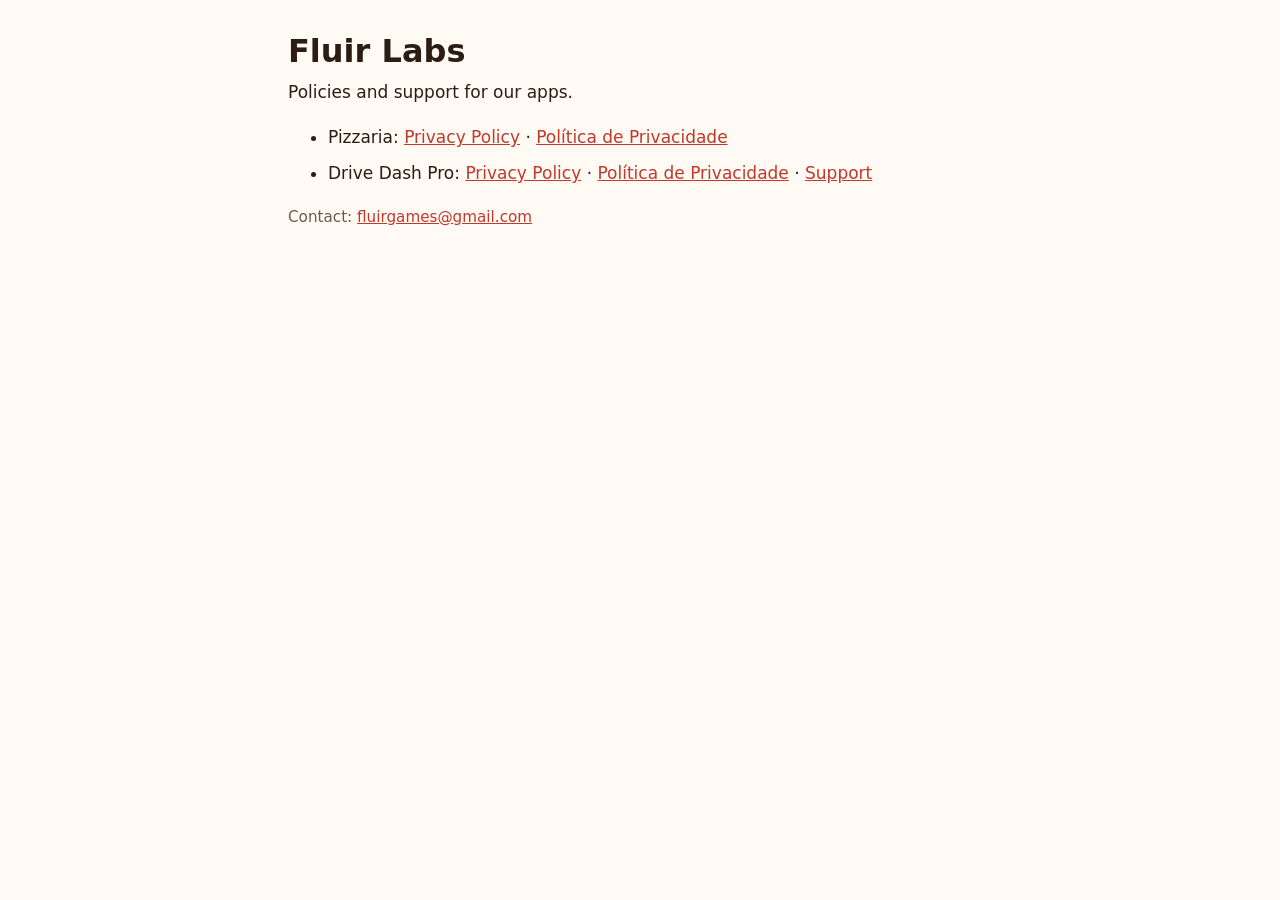
<file: index.html>
<!doctype html>
<html lang="en">
<head>
<meta charset="utf-8">
<meta name="viewport" content="width=device-width, initial-scale=1">
<title>Fluir Labs: legal</title>
<link rel="stylesheet" href="style.css">
</head>
<body>
<main>
<h1>Fluir Labs</h1>
<p>Policies and support for our apps.</p>
<ul>
<li>Pizzaria: <a href="privacy/pizzaria/">Privacy Policy</a> · <a href="privacy/pizzaria/pt-BR/" hreflang="pt-BR" lang="pt-BR">Política de Privacidade</a></li>
<li>Drive Dash Pro: <a href="privacy/drivedashpro/">Privacy Policy</a> · <a href="privacy/drivedashpro/pt-BR/" hreflang="pt-BR" lang="pt-BR">Política de Privacidade</a> · <a href="support/drivedashpro/">Support</a></li>
</ul>
<p class="meta">Contact: <a href="mailto:fluirgames@gmail.com">fluirgames@gmail.com</a></p>
</main>
</body>
</html>
</file>
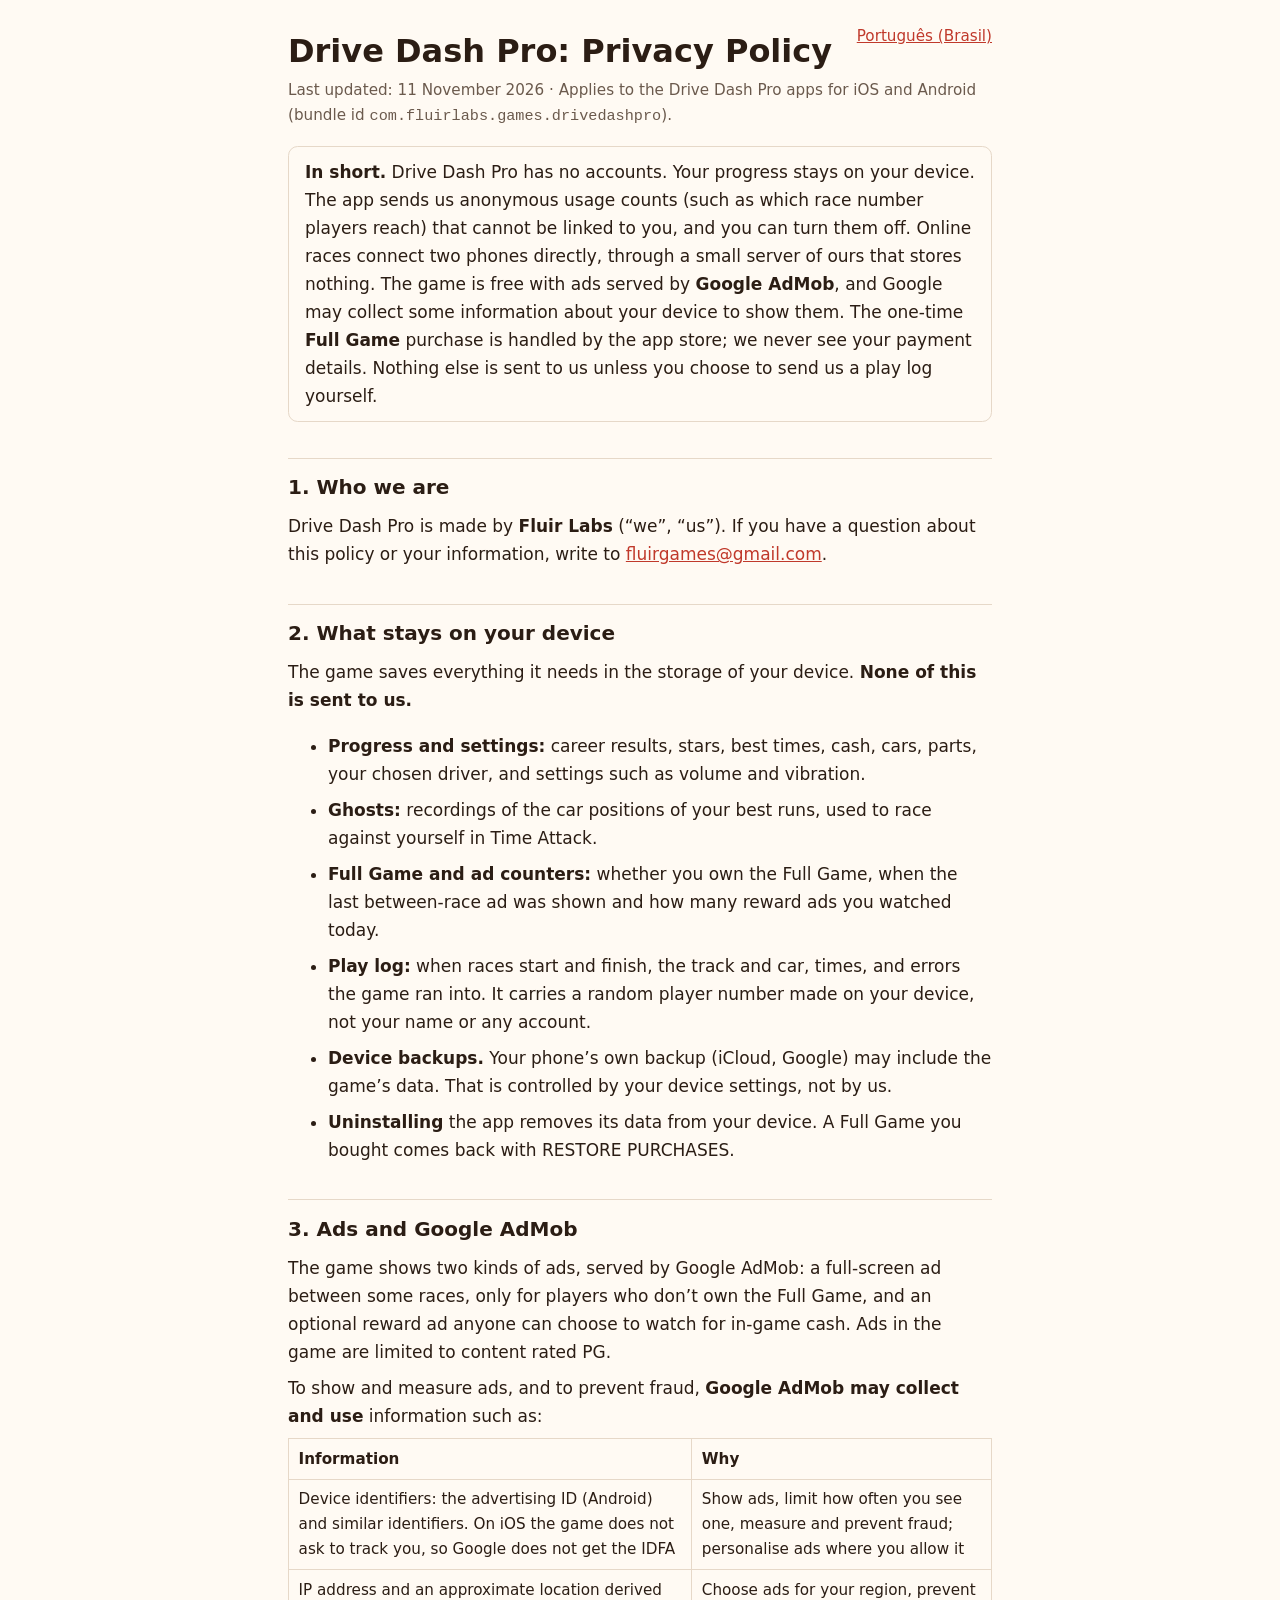
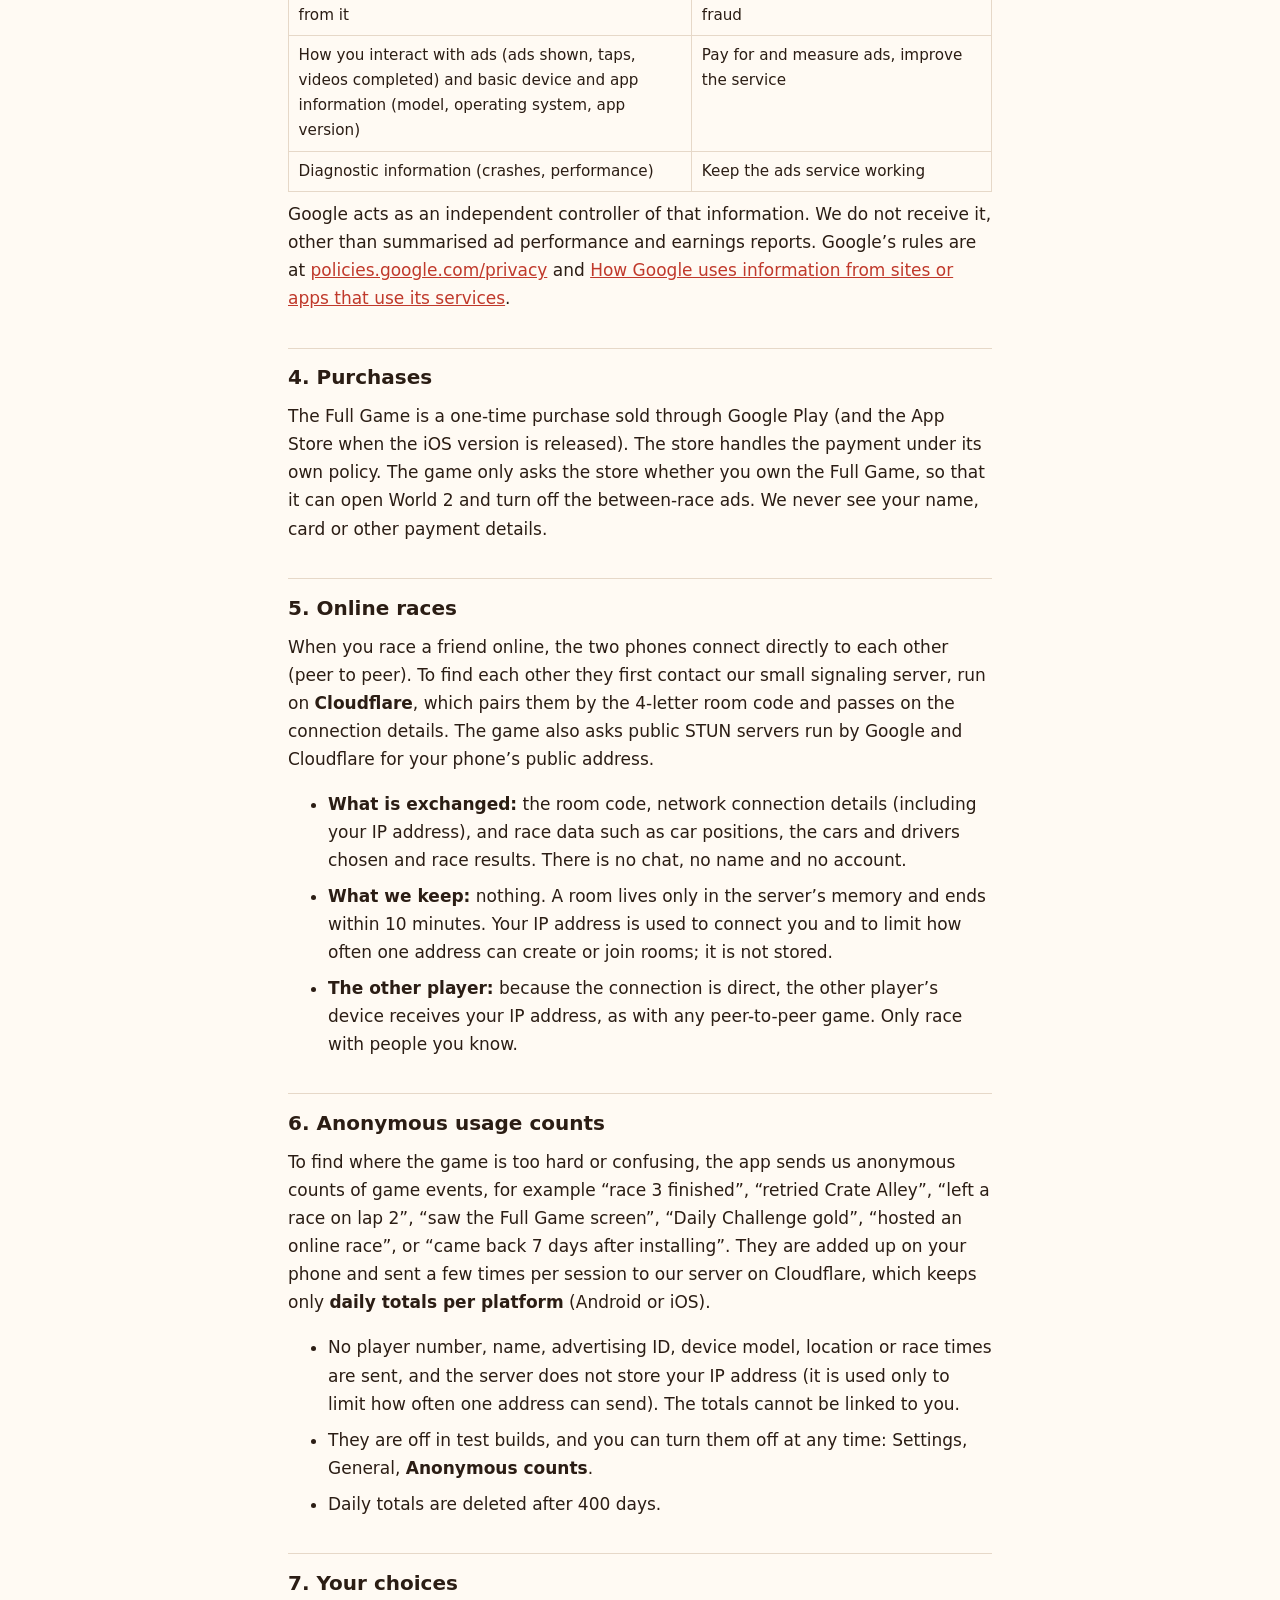
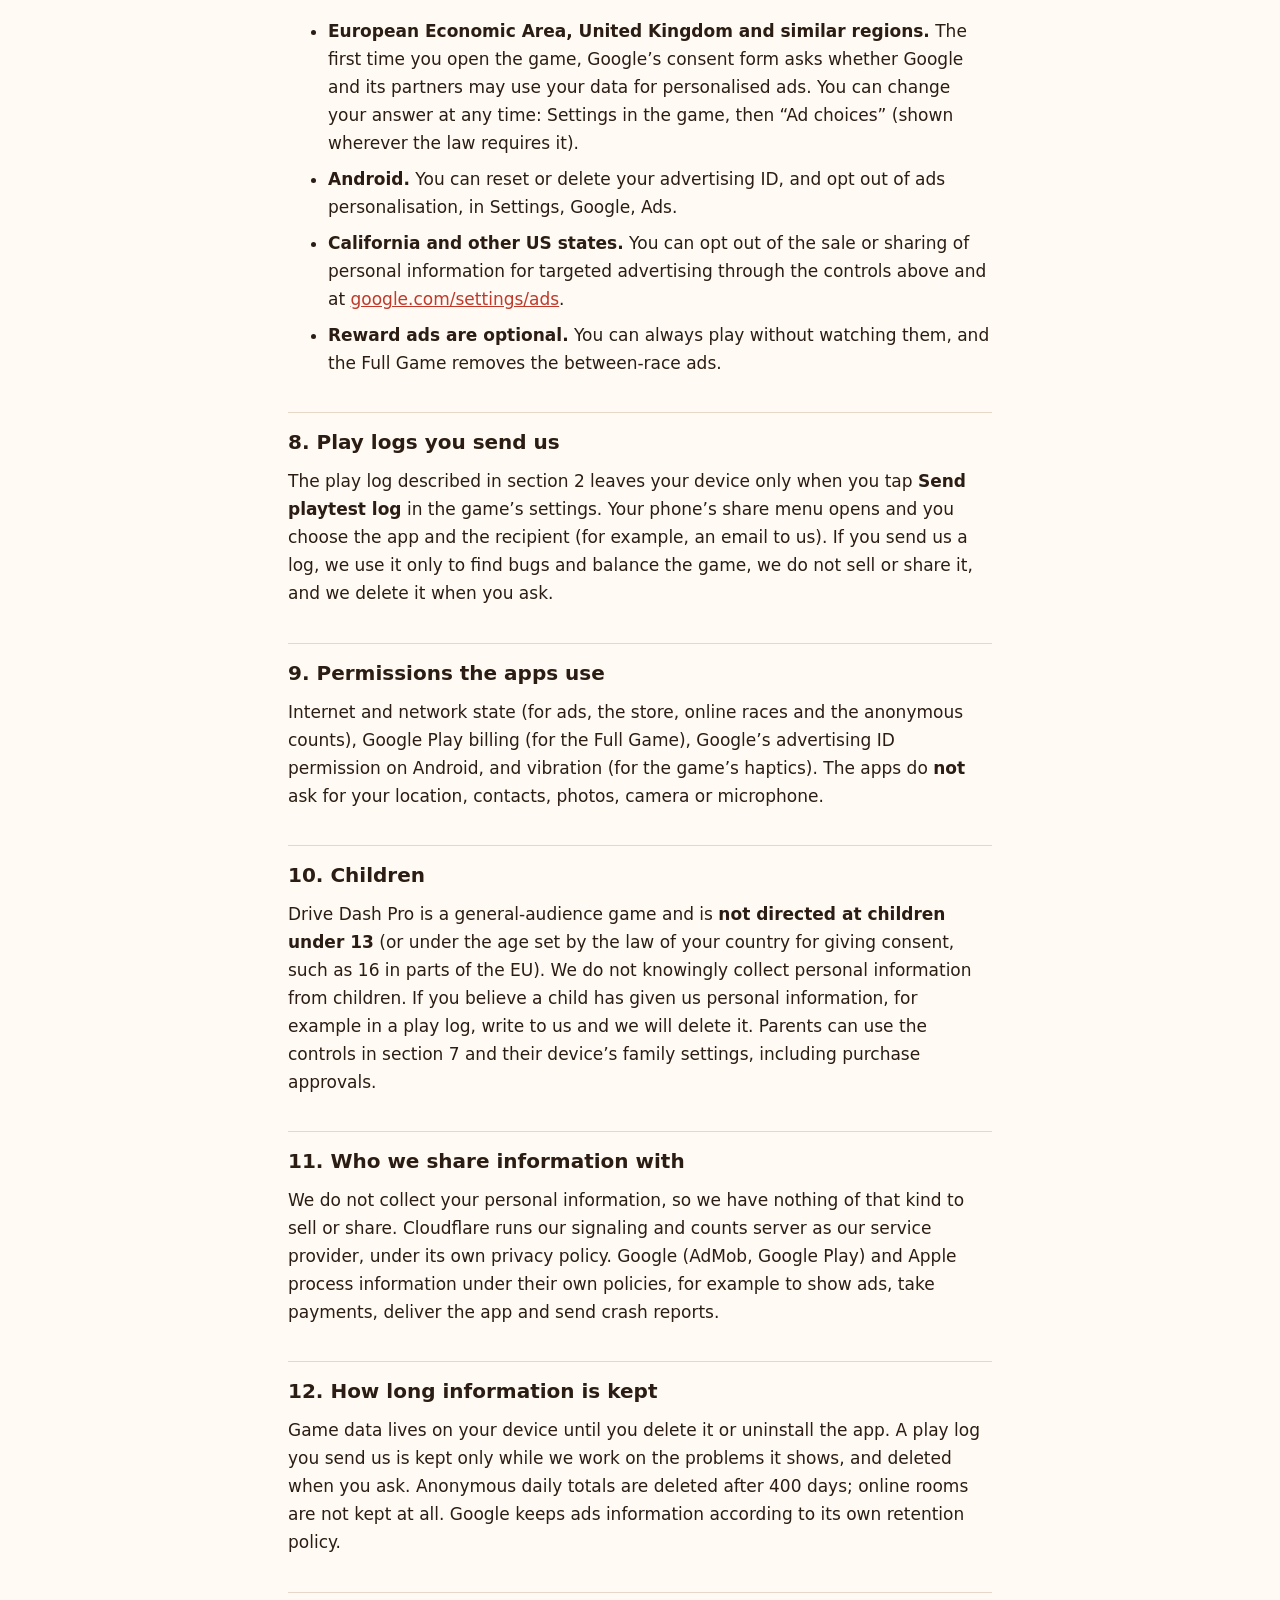
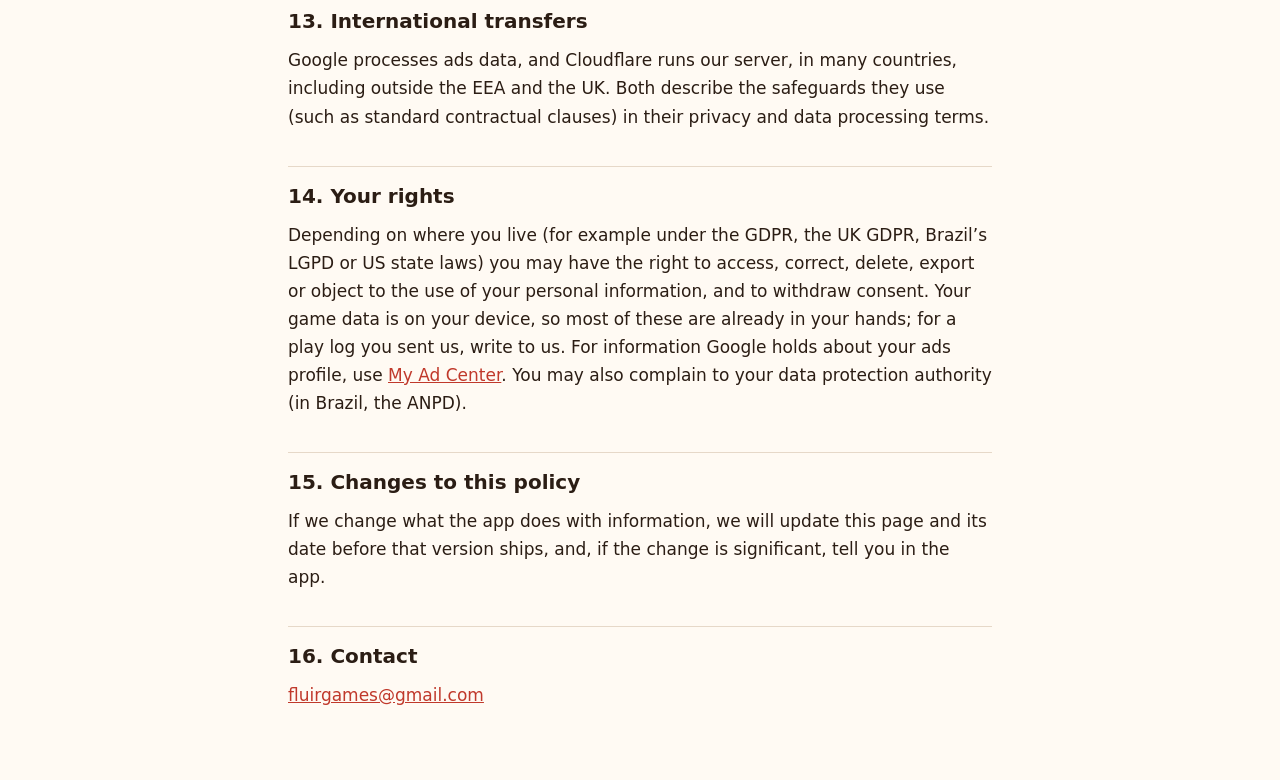
<file: privacy/drivedashpro/index.html>
<!doctype html>
<html lang="en">
<head>
<meta charset="utf-8">
<meta name="viewport" content="width=device-width, initial-scale=1">
<title>Drive Dash Pro: Privacy Policy</title>
<meta name="description" content="How the game Drive Dash Pro handles your information.">
<link rel="stylesheet" href="../../style.css">
</head>
<body>
<main>
<a class="lang" href="pt-BR/" hreflang="pt-BR" lang="pt-BR">Português (Brasil)</a>
<h1>Drive Dash Pro: Privacy Policy</h1>
<p class="meta">Last updated: 11 November 2026 · Applies to the Drive Dash Pro apps for iOS and Android (bundle id <code>com.fluirlabs.games.drivedashpro</code>).</p>

<div class="box">
<p><strong>In short.</strong> Drive Dash Pro has no accounts. Your progress stays on your device. The app sends us anonymous usage counts (such as which race number players reach) that cannot be linked to you, and you can turn them off. Online races connect two phones directly, through a small server of ours that stores nothing. The game is free with ads served by <strong>Google AdMob</strong>, and Google may collect some information about your device to show them. The one-time <strong>Full Game</strong> purchase is handled by the app store; we never see your payment details. Nothing else is sent to us unless you choose to send us a play log yourself.</p>
</div>

<h2>1. Who we are</h2>
<p>Drive Dash Pro is made by <strong>Fluir Labs</strong> (“we”, “us”). If you have a question about this policy or your information, write to <a href="mailto:fluirgames@gmail.com">fluirgames@gmail.com</a>.</p>

<h2>2. What stays on your device</h2>
<p>The game saves everything it needs in the storage of your device. <strong>None of this is sent to us.</strong></p>
<ul>
<li><strong>Progress and settings:</strong> career results, stars, best times, cash, cars, parts, your chosen driver, and settings such as volume and vibration.</li>
<li><strong>Ghosts:</strong> recordings of the car positions of your best runs, used to race against yourself in Time Attack.</li>
<li><strong>Full Game and ad counters:</strong> whether you own the Full Game, when the last between-race ad was shown and how many reward ads you watched today.</li>
<li><strong>Play log:</strong> when races start and finish, the track and car, times, and errors the game ran into. It carries a random player number made on your device, not your name or any account.</li>
<li><strong>Device backups.</strong> Your phone’s own backup (iCloud, Google) may include the game’s data. That is controlled by your device settings, not by us.</li>
<li><strong>Uninstalling</strong> the app removes its data from your device. A Full Game you bought comes back with RESTORE PURCHASES.</li>
</ul>

<h2>3. Ads and Google AdMob</h2>
<p>The game shows two kinds of ads, served by Google AdMob: a full-screen ad between some races, only for players who don’t own the Full Game, and an optional reward ad anyone can choose to watch for in-game cash. Ads in the game are limited to content rated PG.</p>
<p>To show and measure ads, and to prevent fraud, <strong>Google AdMob may collect and use</strong> information such as:</p>
<table>
<tr><th>Information</th><th>Why</th></tr>
<tr><td>Device identifiers: the advertising ID (Android) and similar identifiers. On iOS the game does not ask to track you, so Google does not get the IDFA</td><td>Show ads, limit how often you see one, measure and prevent fraud; personalise ads where you allow it</td></tr>
<tr><td>IP address and an approximate location derived from it</td><td>Choose ads for your region, prevent fraud</td></tr>
<tr><td>How you interact with ads (ads shown, taps, videos completed) and basic device and app information (model, operating system, app version)</td><td>Pay for and measure ads, improve the service</td></tr>
<tr><td>Diagnostic information (crashes, performance)</td><td>Keep the ads service working</td></tr>
</table>
<p>Google acts as an independent controller of that information. We do not receive it, other than summarised ad performance and earnings reports. Google’s rules are at <a href="https://policies.google.com/privacy">policies.google.com/privacy</a> and <a href="https://policies.google.com/technologies/partner-sites">How Google uses information from sites or apps that use its services</a>.</p>

<h2>4. Purchases</h2>
<p>The Full Game is a one-time purchase sold through Google Play (and the App Store when the iOS version is released). The store handles the payment under its own policy. The game only asks the store whether you own the Full Game, so that it can open World 2 and turn off the between-race ads. We never see your name, card or other payment details.</p>

<h2>5. Online races</h2>
<p>When you race a friend online, the two phones connect directly to each other (peer to peer). To find each other they first contact our small signaling server, run on <strong>Cloudflare</strong>, which pairs them by the 4-letter room code and passes on the connection details. The game also asks public STUN servers run by Google and Cloudflare for your phone’s public address.</p>
<ul>
<li><strong>What is exchanged:</strong> the room code, network connection details (including your IP address), and race data such as car positions, the cars and drivers chosen and race results. There is no chat, no name and no account.</li>
<li><strong>What we keep:</strong> nothing. A room lives only in the server’s memory and ends within 10 minutes. Your IP address is used to connect you and to limit how often one address can create or join rooms; it is not stored.</li>
<li><strong>The other player:</strong> because the connection is direct, the other player’s device receives your IP address, as with any peer-to-peer game. Only race with people you know.</li>
</ul>

<h2>6. Anonymous usage counts</h2>
<p>To find where the game is too hard or confusing, the app sends us anonymous counts of game events, for example “race 3 finished”, “retried Crate Alley”, “left a race on lap 2”, “saw the Full Game screen”, “Daily Challenge gold”, “hosted an online race”, or “came back 7 days after installing”. They are added up on your phone and sent a few times per session to our server on Cloudflare, which keeps only <strong>daily totals per platform</strong> (Android or iOS).</p>
<ul>
<li>No player number, name, advertising ID, device model, location or race times are sent, and the server does not store your IP address (it is used only to limit how often one address can send). The totals cannot be linked to you.</li>
<li>They are off in test builds, and you can turn them off at any time: Settings, General, <strong>Anonymous counts</strong>.</li>
<li>Daily totals are deleted after 400 days.</li>
</ul>

<h2>7. Your choices</h2>
<ul>
<li><strong>European Economic Area, United Kingdom and similar regions.</strong> The first time you open the game, Google’s consent form asks whether Google and its partners may use your data for personalised ads. You can change your answer at any time: Settings in the game, then “Ad choices” (shown wherever the law requires it).</li>
<li><strong>Android.</strong> You can reset or delete your advertising ID, and opt out of ads personalisation, in Settings, Google, Ads.</li>
<li><strong>California and other US states.</strong> You can opt out of the sale or sharing of personal information for targeted advertising through the controls above and at <a href="https://www.google.com/settings/ads">google.com/settings/ads</a>.</li>
<li><strong>Reward ads are optional.</strong> You can always play without watching them, and the Full Game removes the between-race ads.</li>
</ul>

<h2>8. Play logs you send us</h2>
<p>The play log described in section 2 leaves your device only when you tap <strong>Send playtest log</strong> in the game’s settings. Your phone’s share menu opens and you choose the app and the recipient (for example, an email to us). If you send us a log, we use it only to find bugs and balance the game, we do not sell or share it, and we delete it when you ask.</p>

<h2>9. Permissions the apps use</h2>
<p>Internet and network state (for ads, the store, online races and the anonymous counts), Google Play billing (for the Full Game), Google’s advertising ID permission on Android, and vibration (for the game’s haptics). The apps do <strong>not</strong> ask for your location, contacts, photos, camera or microphone.</p>

<h2>10. Children</h2>
<p>Drive Dash Pro is a general-audience game and is <strong>not directed at children under 13</strong> (or under the age set by the law of your country for giving consent, such as 16 in parts of the EU). We do not knowingly collect personal information from children. If you believe a child has given us personal information, for example in a play log, write to us and we will delete it. Parents can use the controls in section 7 and their device’s family settings, including purchase approvals.</p>

<h2>11. Who we share information with</h2>
<p>We do not collect your personal information, so we have nothing of that kind to sell or share. Cloudflare runs our signaling and counts server as our service provider, under its own privacy policy. Google (AdMob, Google Play) and Apple process information under their own policies, for example to show ads, take payments, deliver the app and send crash reports.</p>

<h2>12. How long information is kept</h2>
<p>Game data lives on your device until you delete it or uninstall the app. A play log you send us is kept only while we work on the problems it shows, and deleted when you ask. Anonymous daily totals are deleted after 400 days; online rooms are not kept at all. Google keeps ads information according to its own retention policy.</p>

<h2>13. International transfers</h2>
<p>Google processes ads data, and Cloudflare runs our server, in many countries, including outside the EEA and the UK. Both describe the safeguards they use (such as standard contractual clauses) in their privacy and data processing terms.</p>

<h2>14. Your rights</h2>
<p>Depending on where you live (for example under the GDPR, the UK GDPR, Brazil’s LGPD or US state laws) you may have the right to access, correct, delete, export or object to the use of your personal information, and to withdraw consent. Your game data is on your device, so most of these are already in your hands; for a play log you sent us, write to us. For information Google holds about your ads profile, use <a href="https://myadcenter.google.com">My Ad Center</a>. You may also complain to your data protection authority (in Brazil, the ANPD).</p>

<h2>15. Changes to this policy</h2>
<p>If we change what the app does with information, we will update this page and its date before that version ships, and, if the change is significant, tell you in the app.</p>

<h2>16. Contact</h2>
<p><a href="mailto:fluirgames@gmail.com">fluirgames@gmail.com</a></p>
</main>
</body>
</html>
</file>
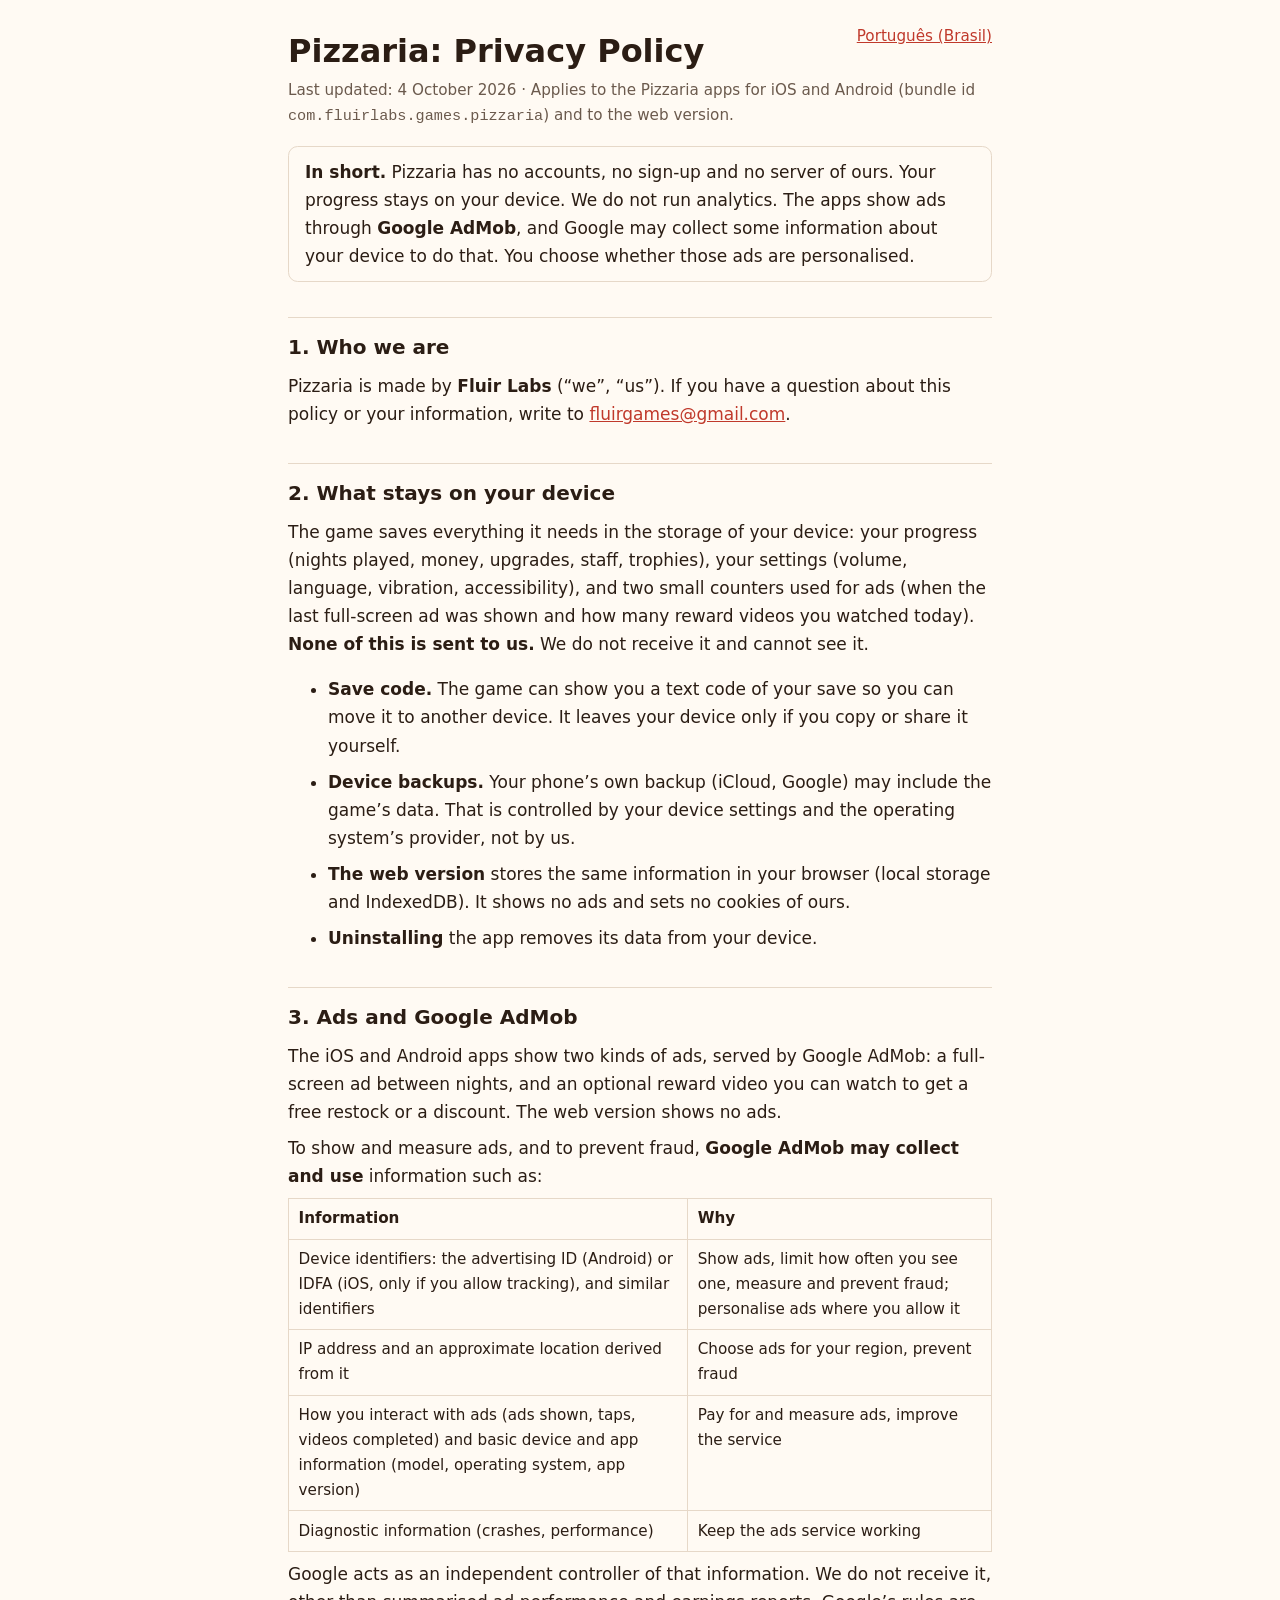
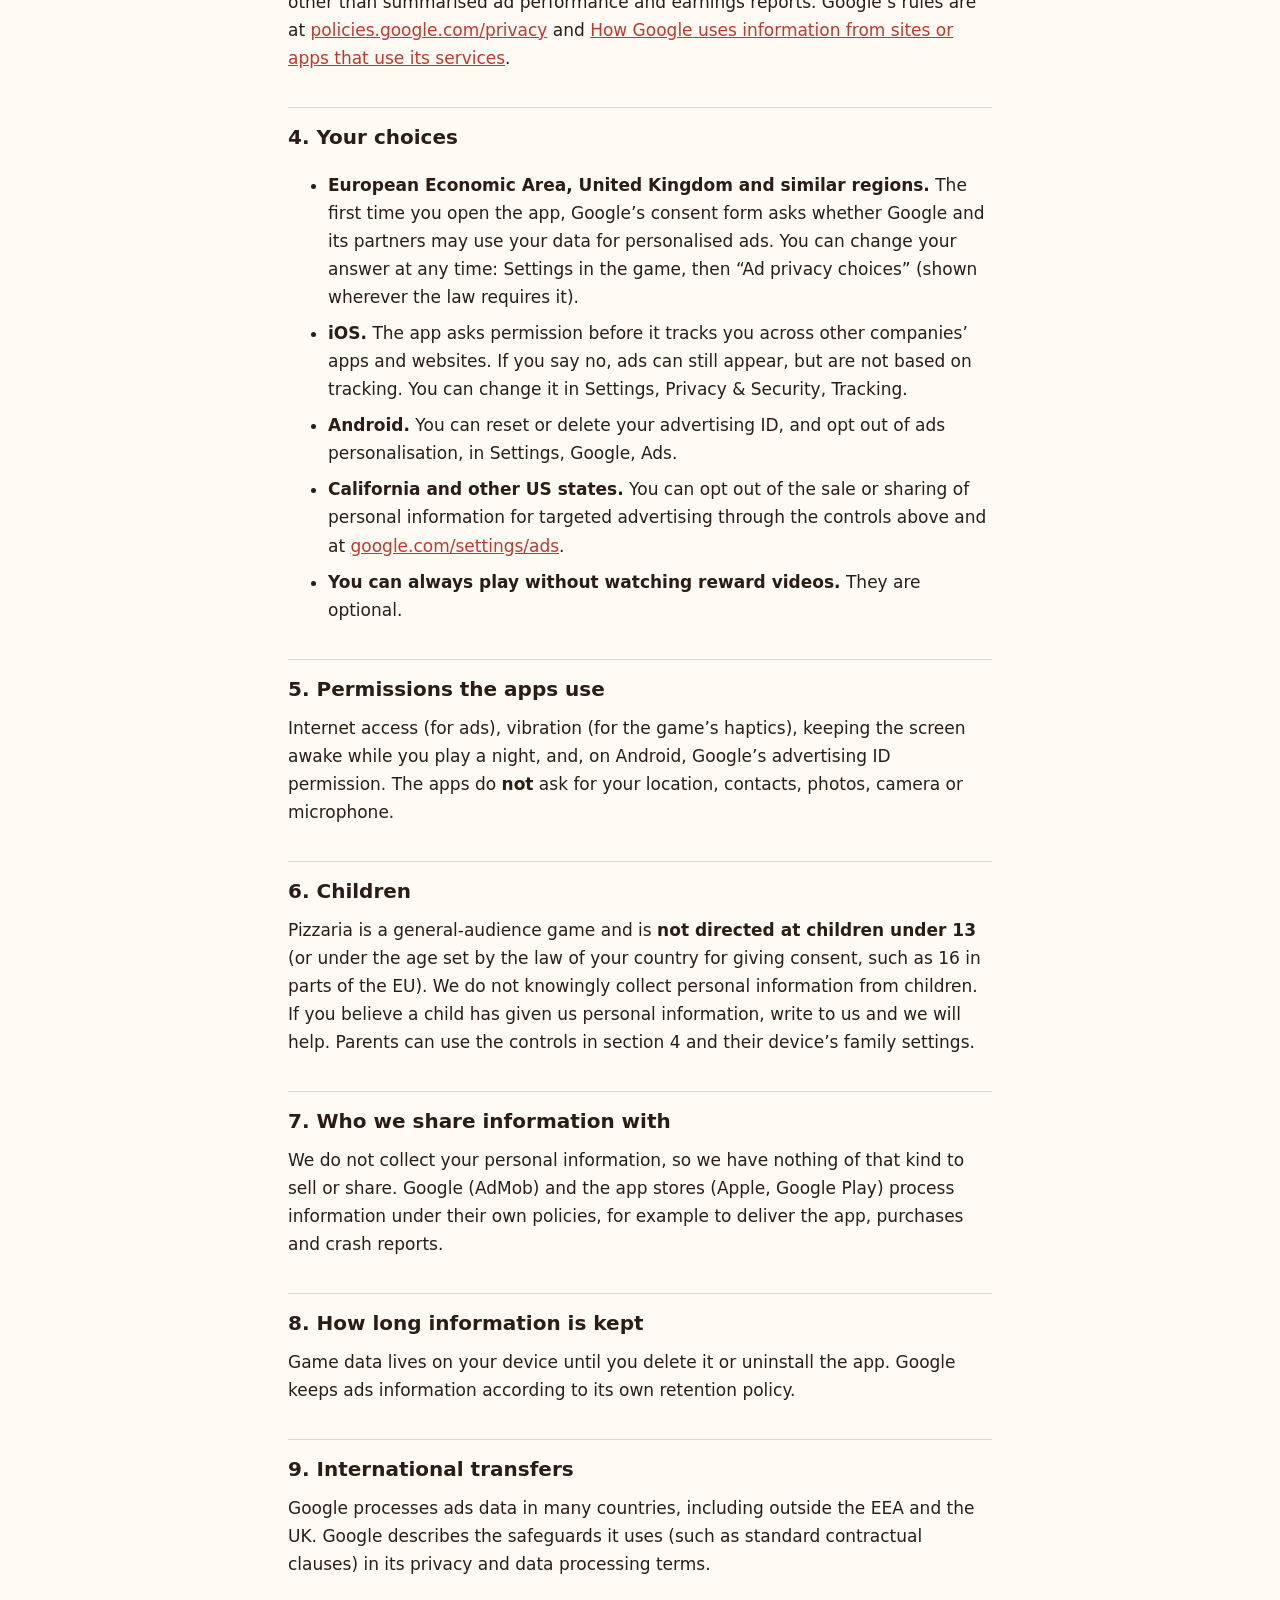
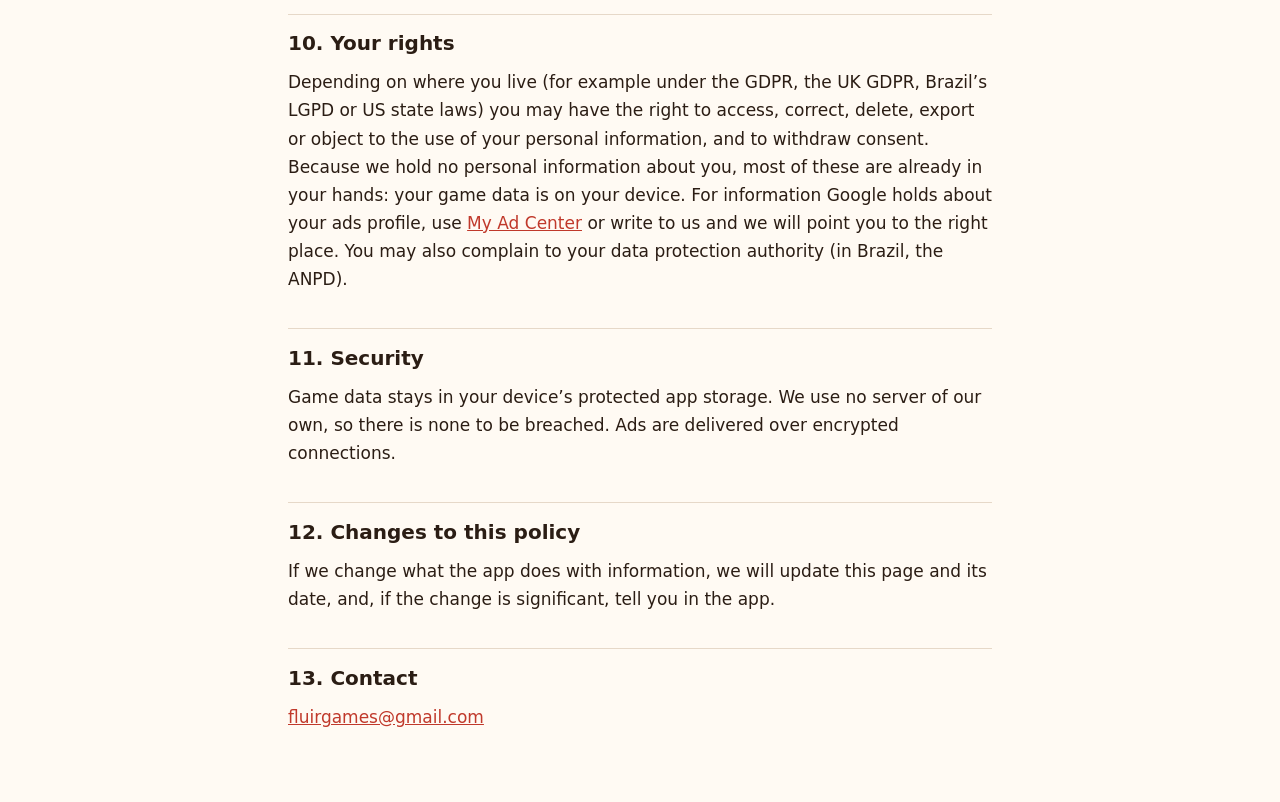
<file: privacy/pizzaria/index.html>
<!doctype html>
<html lang="en">
<head>
<meta charset="utf-8">
<meta name="viewport" content="width=device-width, initial-scale=1">
<title>Pizzaria: Privacy Policy</title>
<meta name="description" content="How the game Pizzaria handles your information.">
<link rel="stylesheet" href="../../style.css">
</head>
<body>
<main>
<a class="lang" href="pt-BR/" hreflang="pt-BR" lang="pt-BR">Português (Brasil)</a>
<h1>Pizzaria: Privacy Policy</h1>
<p class="meta">Last updated: 4 October 2026 · Applies to the Pizzaria apps for iOS and Android (bundle id <code>com.fluirlabs.games.pizzaria</code>) and to the web version.</p>

<div class="box">
<p><strong>In short.</strong> Pizzaria has no accounts, no sign-up and no server of ours. Your progress stays on your device. We do not run analytics. The apps show ads through <strong>Google AdMob</strong>, and Google may collect some information about your device to do that. You choose whether those ads are personalised.</p>
</div>

<h2>1. Who we are</h2>
<p>Pizzaria is made by <strong>Fluir Labs</strong> (“we”, “us”). If you have a question about this policy or your information, write to <a href="mailto:fluirgames@gmail.com">fluirgames@gmail.com</a>.</p>

<h2>2. What stays on your device</h2>
<p>The game saves everything it needs in the storage of your device: your progress (nights played, money, upgrades, staff, trophies), your settings (volume, language, vibration, accessibility), and two small counters used for ads (when the last full-screen ad was shown and how many reward videos you watched today). <strong>None of this is sent to us.</strong> We do not receive it and cannot see it.</p>
<ul>
<li><strong>Save code.</strong> The game can show you a text code of your save so you can move it to another device. It leaves your device only if you copy or share it yourself.</li>
<li><strong>Device backups.</strong> Your phone’s own backup (iCloud, Google) may include the game’s data. That is controlled by your device settings and the operating system’s provider, not by us.</li>
<li><strong>The web version</strong> stores the same information in your browser (local storage and IndexedDB). It shows no ads and sets no cookies of ours.</li>
<li><strong>Uninstalling</strong> the app removes its data from your device.</li>
</ul>

<h2>3. Ads and Google AdMob</h2>
<p>The iOS and Android apps show two kinds of ads, served by Google AdMob: a full-screen ad between nights, and an optional reward video you can watch to get a free restock or a discount. The web version shows no ads.</p>
<p>To show and measure ads, and to prevent fraud, <strong>Google AdMob may collect and use</strong> information such as:</p>
<table>
<tr><th>Information</th><th>Why</th></tr>
<tr><td>Device identifiers: the advertising ID (Android) or IDFA (iOS, only if you allow tracking), and similar identifiers</td><td>Show ads, limit how often you see one, measure and prevent fraud; personalise ads where you allow it</td></tr>
<tr><td>IP address and an approximate location derived from it</td><td>Choose ads for your region, prevent fraud</td></tr>
<tr><td>How you interact with ads (ads shown, taps, videos completed) and basic device and app information (model, operating system, app version)</td><td>Pay for and measure ads, improve the service</td></tr>
<tr><td>Diagnostic information (crashes, performance)</td><td>Keep the ads service working</td></tr>
</table>
<p>Google acts as an independent controller of that information. We do not receive it, other than summarised ad performance and earnings reports. Google’s rules are at <a href="https://policies.google.com/privacy">policies.google.com/privacy</a> and <a href="https://policies.google.com/technologies/partner-sites">How Google uses information from sites or apps that use its services</a>.</p>

<h2>4. Your choices</h2>
<ul>
<li><strong>European Economic Area, United Kingdom and similar regions.</strong> The first time you open the app, Google’s consent form asks whether Google and its partners may use your data for personalised ads. You can change your answer at any time: Settings in the game, then “Ad privacy choices” (shown wherever the law requires it).</li>
<li><strong>iOS.</strong> The app asks permission before it tracks you across other companies’ apps and websites. If you say no, ads can still appear, but are not based on tracking. You can change it in Settings, Privacy &amp; Security, Tracking.</li>
<li><strong>Android.</strong> You can reset or delete your advertising ID, and opt out of ads personalisation, in Settings, Google, Ads.</li>
<li><strong>California and other US states.</strong> You can opt out of the sale or sharing of personal information for targeted advertising through the controls above and at <a href="https://www.google.com/settings/ads">google.com/settings/ads</a>.</li>
<li><strong>You can always play without watching reward videos.</strong> They are optional.</li>
</ul>

<h2>5. Permissions the apps use</h2>
<p>Internet access (for ads), vibration (for the game’s haptics), keeping the screen awake while you play a night, and, on Android, Google’s advertising ID permission. The apps do <strong>not</strong> ask for your location, contacts, photos, camera or microphone.</p>

<h2>6. Children</h2>
<p>Pizzaria is a general-audience game and is <strong>not directed at children under 13</strong> (or under the age set by the law of your country for giving consent, such as 16 in parts of the EU). We do not knowingly collect personal information from children. If you believe a child has given us personal information, write to us and we will help. Parents can use the controls in section 4 and their device’s family settings.</p>

<h2>7. Who we share information with</h2>
<p>We do not collect your personal information, so we have nothing of that kind to sell or share. Google (AdMob) and the app stores (Apple, Google Play) process information under their own policies, for example to deliver the app, purchases and crash reports.</p>

<h2>8. How long information is kept</h2>
<p>Game data lives on your device until you delete it or uninstall the app. Google keeps ads information according to its own retention policy.</p>

<h2>9. International transfers</h2>
<p>Google processes ads data in many countries, including outside the EEA and the UK. Google describes the safeguards it uses (such as standard contractual clauses) in its privacy and data processing terms.</p>

<h2>10. Your rights</h2>
<p>Depending on where you live (for example under the GDPR, the UK GDPR, Brazil’s LGPD or US state laws) you may have the right to access, correct, delete, export or object to the use of your personal information, and to withdraw consent. Because we hold no personal information about you, most of these are already in your hands: your game data is on your device. For information Google holds about your ads profile, use <a href="https://myadcenter.google.com">My Ad Center</a> or write to us and we will point you to the right place. You may also complain to your data protection authority (in Brazil, the ANPD).</p>

<h2>11. Security</h2>
<p>Game data stays in your device’s protected app storage. We use no server of our own, so there is none to be breached. Ads are delivered over encrypted connections.</p>

<h2>12. Changes to this policy</h2>
<p>If we change what the app does with information, we will update this page and its date, and, if the change is significant, tell you in the app.</p>

<h2>13. Contact</h2>
<p><a href="mailto:fluirgames@gmail.com">fluirgames@gmail.com</a></p>
</main>
</body>
</html>
</file>
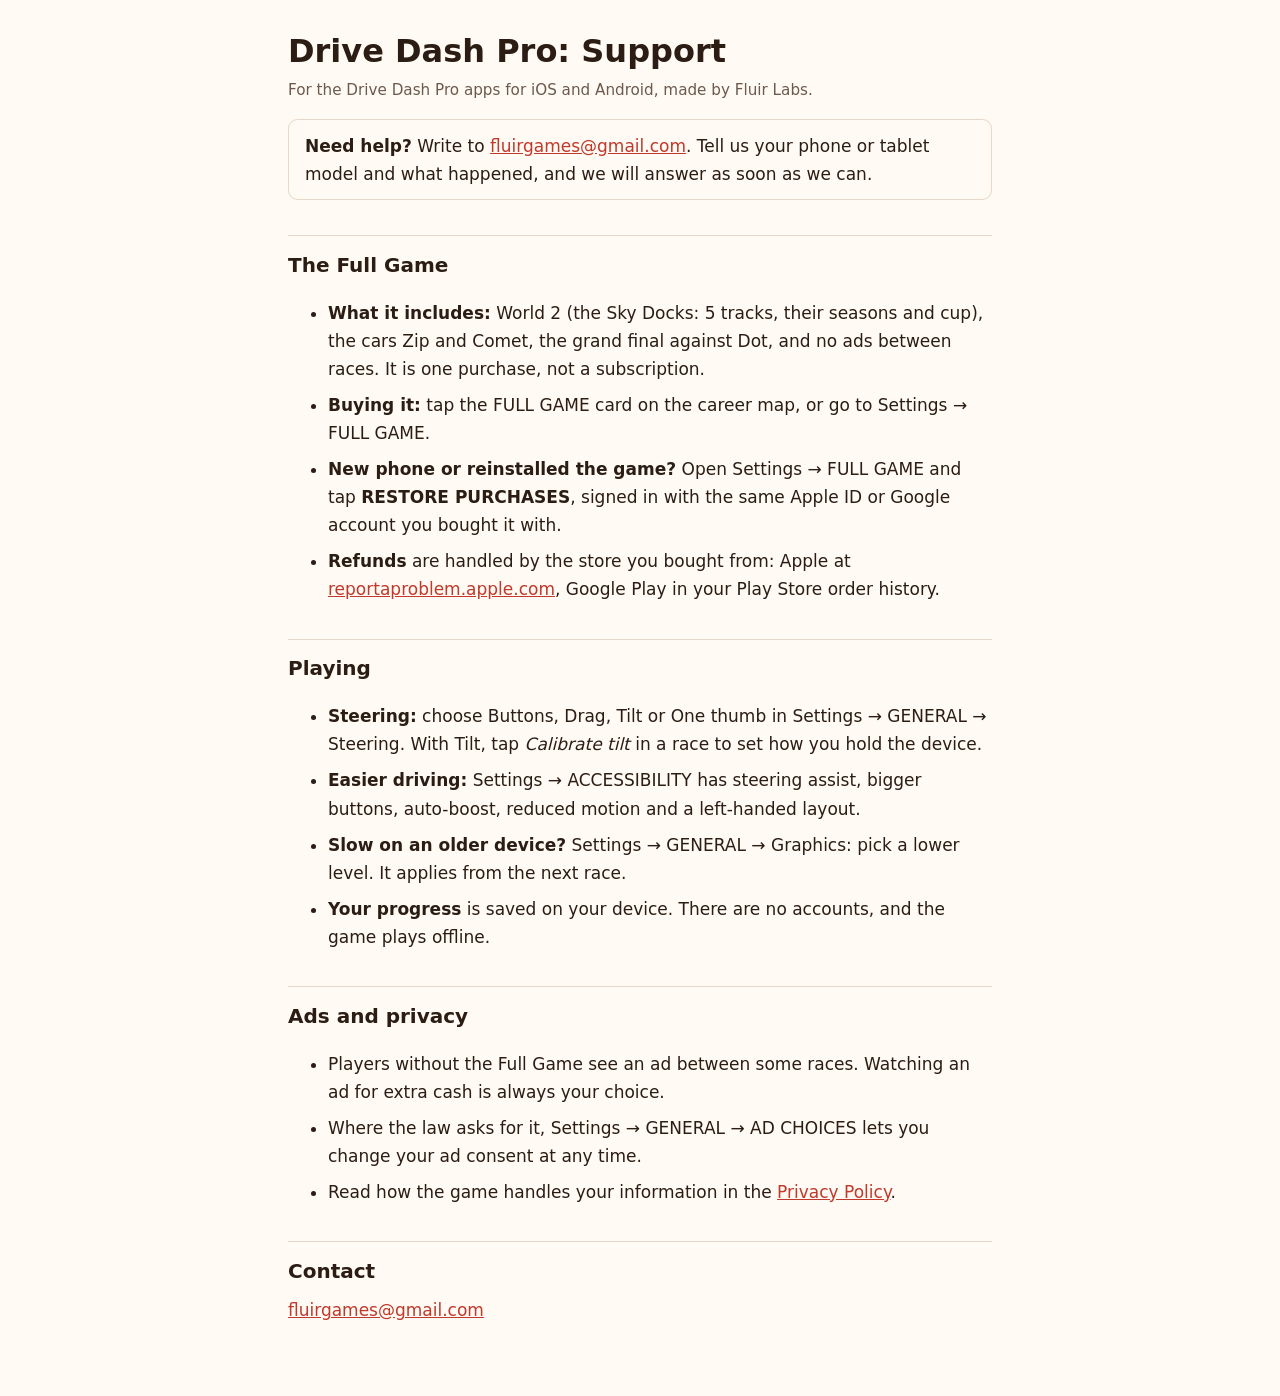
<file: support/drivedashpro/index.html>
<!doctype html>
<html lang="en">
<head>
<meta charset="utf-8">
<meta name="viewport" content="width=device-width, initial-scale=1">
<title>Drive Dash Pro: Support</title>
<meta name="description" content="Help and contact for the game Drive Dash Pro.">
<link rel="stylesheet" href="../../style.css">
</head>
<body>
<main>
<h1>Drive Dash Pro: Support</h1>
<p class="meta">For the Drive Dash Pro apps for iOS and Android, made by Fluir Labs.</p>

<div class="box">
<p><strong>Need help?</strong> Write to <a href="mailto:fluirgames@gmail.com">fluirgames@gmail.com</a>. Tell us your phone or tablet model and what happened, and we will answer as soon as we can.</p>
</div>

<h2>The Full Game</h2>
<ul>
<li><strong>What it includes:</strong> World 2 (the Sky Docks: 5 tracks, their seasons and cup), the cars Zip and Comet, the grand final against Dot, and no ads between races. It is one purchase, not a subscription.</li>
<li><strong>Buying it:</strong> tap the FULL GAME card on the career map, or go to Settings → FULL GAME.</li>
<li><strong>New phone or reinstalled the game?</strong> Open Settings → FULL GAME and tap <strong>RESTORE PURCHASES</strong>, signed in with the same Apple ID or Google account you bought it with.</li>
<li><strong>Refunds</strong> are handled by the store you bought from: Apple at <a href="https://reportaproblem.apple.com">reportaproblem.apple.com</a>, Google Play in your Play Store order history.</li>
</ul>

<h2>Playing</h2>
<ul>
<li><strong>Steering:</strong> choose Buttons, Drag, Tilt or One thumb in Settings → GENERAL → Steering. With Tilt, tap <em>Calibrate tilt</em> in a race to set how you hold the device.</li>
<li><strong>Easier driving:</strong> Settings → ACCESSIBILITY has steering assist, bigger buttons, auto-boost, reduced motion and a left-handed layout.</li>
<li><strong>Slow on an older device?</strong> Settings → GENERAL → Graphics: pick a lower level. It applies from the next race.</li>
<li><strong>Your progress</strong> is saved on your device. There are no accounts, and the game plays offline.</li>
</ul>

<h2>Ads and privacy</h2>
<ul>
<li>Players without the Full Game see an ad between some races. Watching an ad for extra cash is always your choice.</li>
<li>Where the law asks for it, Settings → GENERAL → AD CHOICES lets you change your ad consent at any time.</li>
<li>Read how the game handles your information in the <a href="../../privacy/drivedashpro/">Privacy Policy</a>.</li>
</ul>

<h2>Contact</h2>
<p><a href="mailto:fluirgames@gmail.com">fluirgames@gmail.com</a></p>
</main>
</body>
</html>
</file>
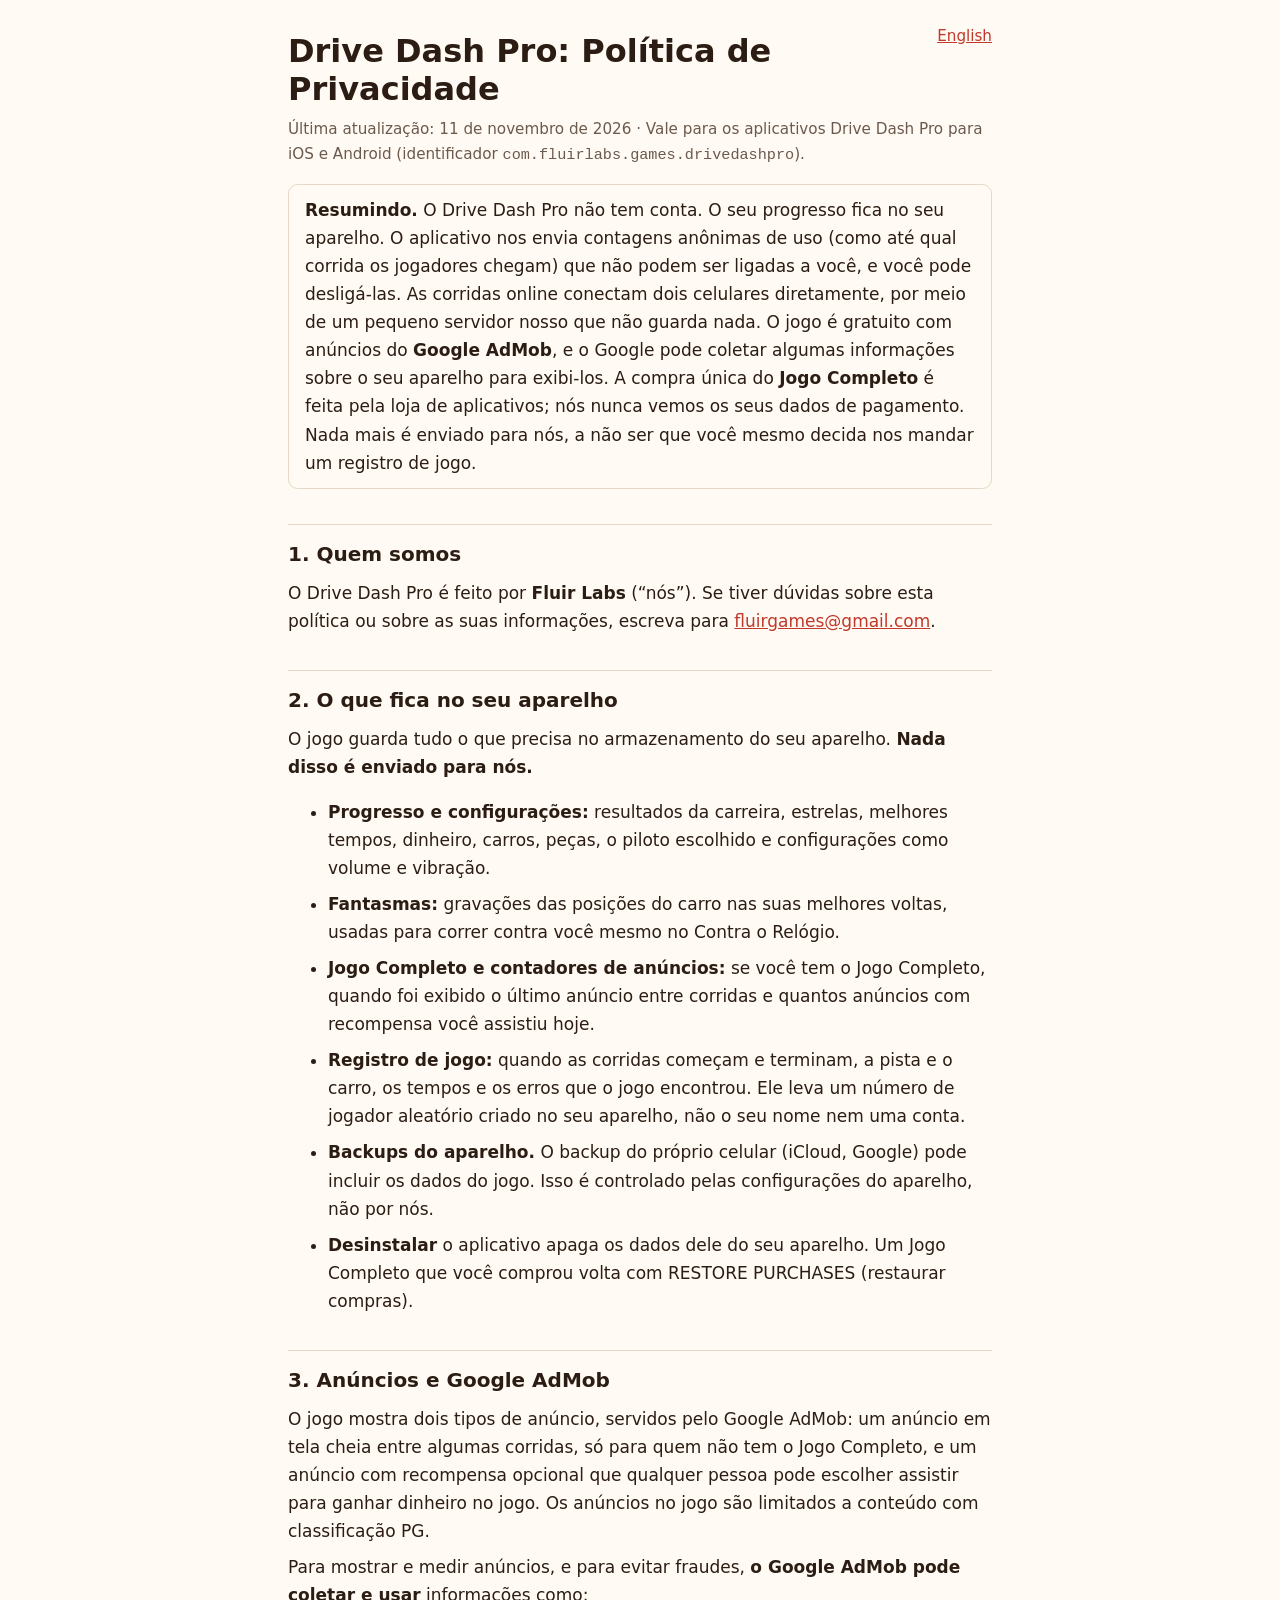
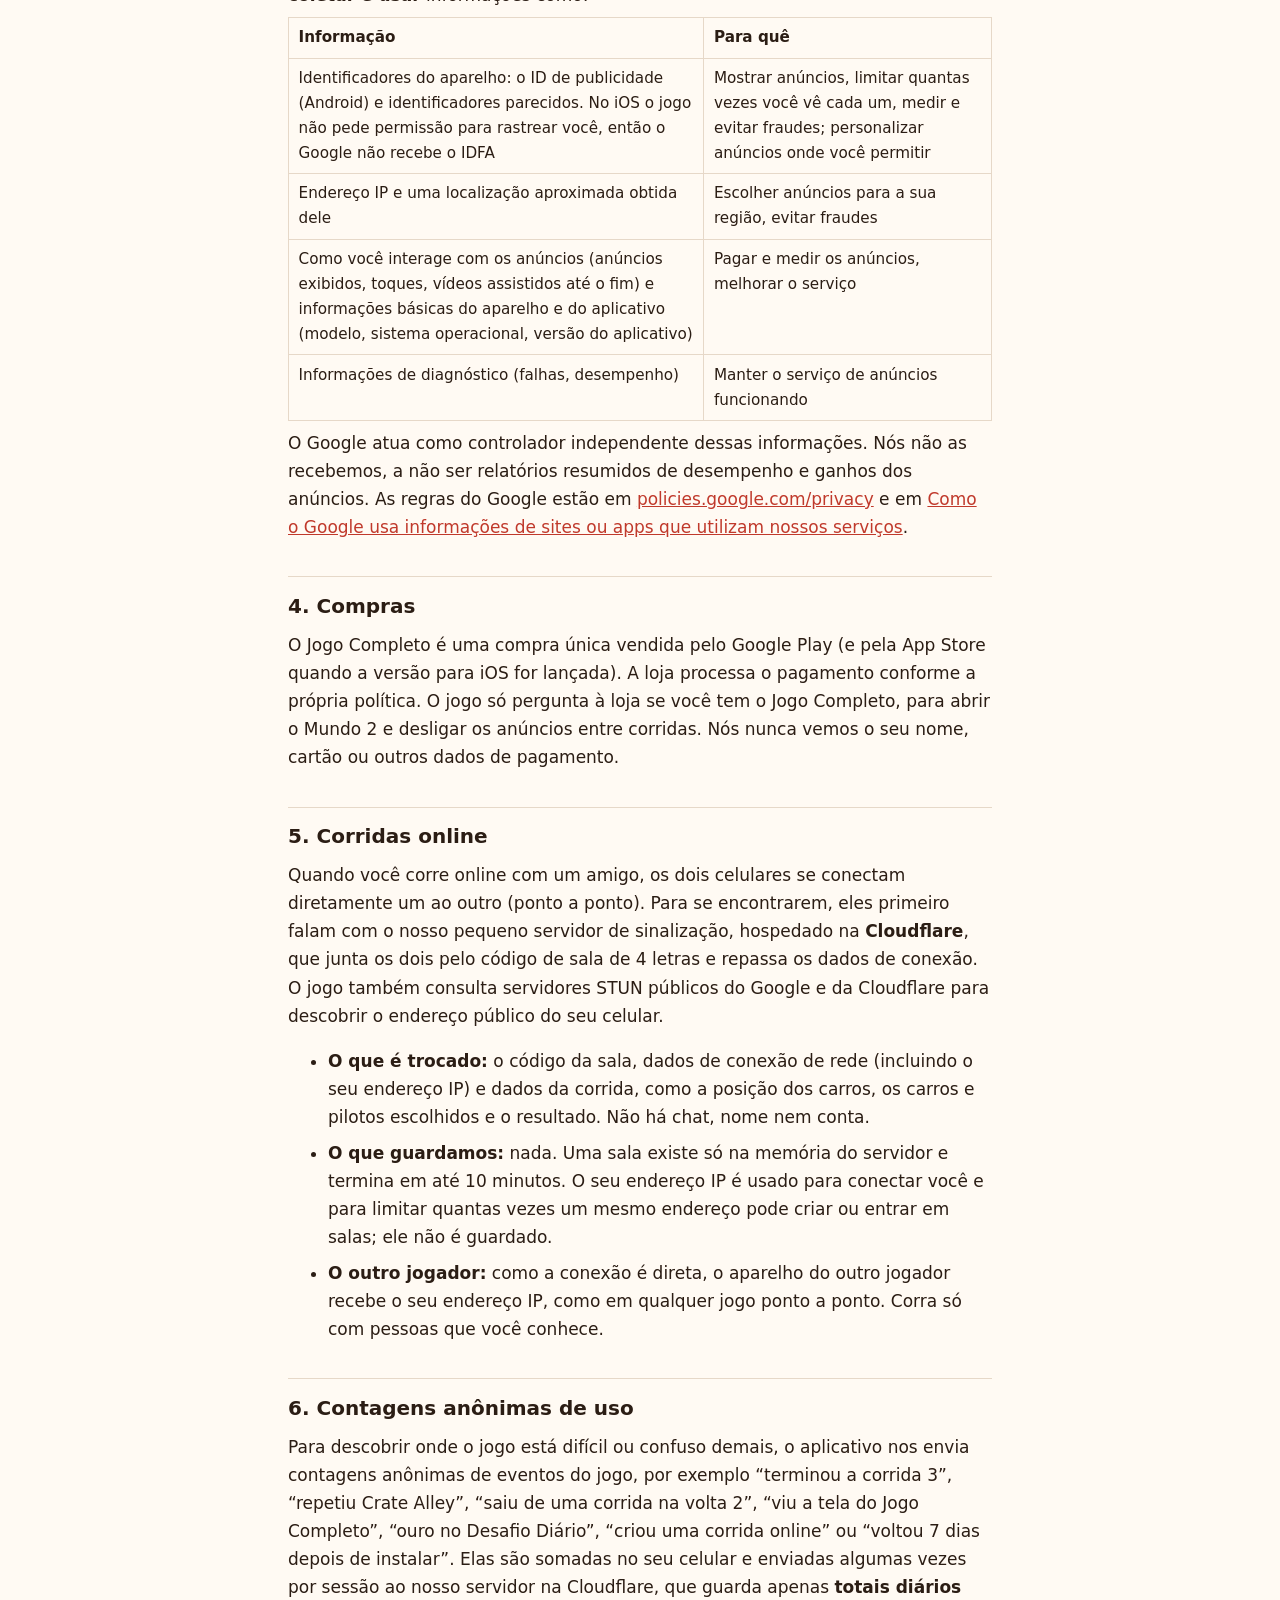
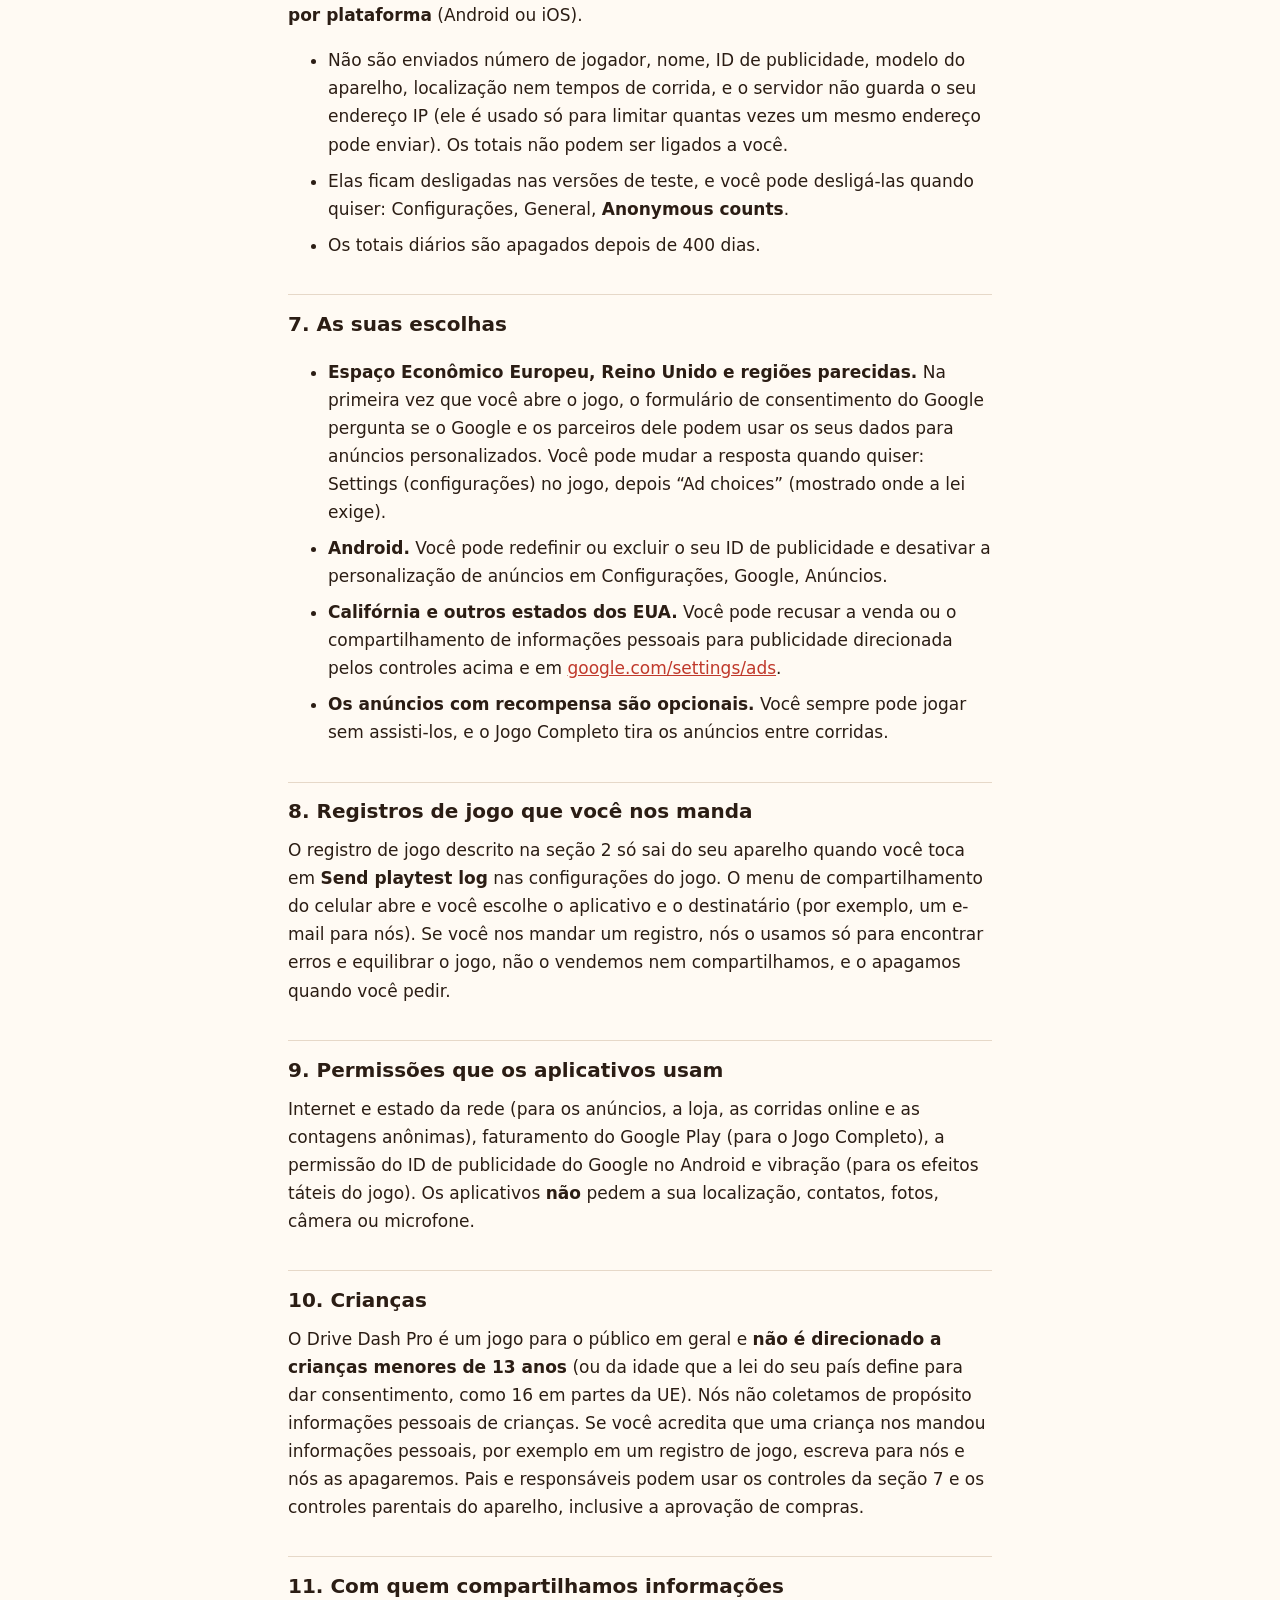
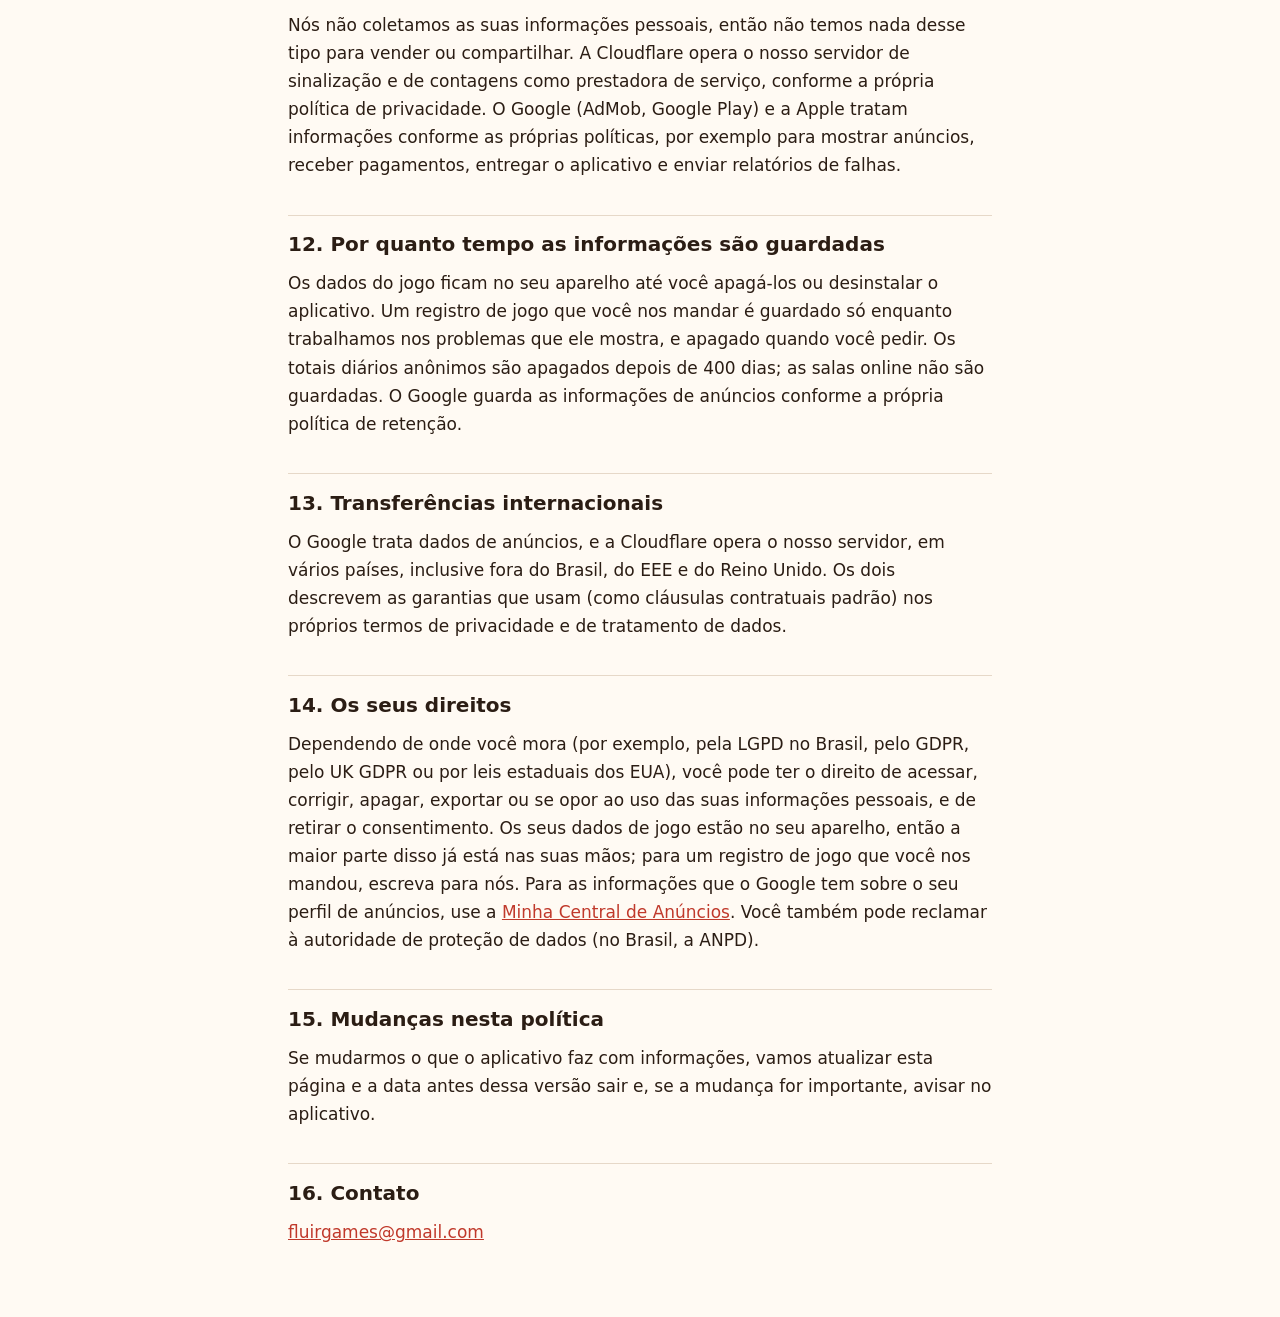
<file: privacy/drivedashpro/pt-BR/index.html>
<!doctype html>
<html lang="pt-BR">
<head>
<meta charset="utf-8">
<meta name="viewport" content="width=device-width, initial-scale=1">
<title>Drive Dash Pro: Política de Privacidade</title>
<meta name="description" content="Como o jogo Drive Dash Pro trata as suas informações.">
<link rel="stylesheet" href="../../../style.css">
</head>
<body>
<main>
<a class="lang" href="../" hreflang="en" lang="en">English</a>
<h1>Drive Dash Pro: Política de Privacidade</h1>
<p class="meta">Última atualização: 11 de novembro de 2026 · Vale para os aplicativos Drive Dash Pro para iOS e Android (identificador <code>com.fluirlabs.games.drivedashpro</code>).</p>

<div class="box">
<p><strong>Resumindo.</strong> O Drive Dash Pro não tem conta. O seu progresso fica no seu aparelho. O aplicativo nos envia contagens anônimas de uso (como até qual corrida os jogadores chegam) que não podem ser ligadas a você, e você pode desligá-las. As corridas online conectam dois celulares diretamente, por meio de um pequeno servidor nosso que não guarda nada. O jogo é gratuito com anúncios do <strong>Google AdMob</strong>, e o Google pode coletar algumas informações sobre o seu aparelho para exibi-los. A compra única do <strong>Jogo Completo</strong> é feita pela loja de aplicativos; nós nunca vemos os seus dados de pagamento. Nada mais é enviado para nós, a não ser que você mesmo decida nos mandar um registro de jogo.</p>
</div>

<h2>1. Quem somos</h2>
<p>O Drive Dash Pro é feito por <strong>Fluir Labs</strong> (“nós”). Se tiver dúvidas sobre esta política ou sobre as suas informações, escreva para <a href="mailto:fluirgames@gmail.com">fluirgames@gmail.com</a>.</p>

<h2>2. O que fica no seu aparelho</h2>
<p>O jogo guarda tudo o que precisa no armazenamento do seu aparelho. <strong>Nada disso é enviado para nós.</strong></p>
<ul>
<li><strong>Progresso e configurações:</strong> resultados da carreira, estrelas, melhores tempos, dinheiro, carros, peças, o piloto escolhido e configurações como volume e vibração.</li>
<li><strong>Fantasmas:</strong> gravações das posições do carro nas suas melhores voltas, usadas para correr contra você mesmo no Contra o Relógio.</li>
<li><strong>Jogo Completo e contadores de anúncios:</strong> se você tem o Jogo Completo, quando foi exibido o último anúncio entre corridas e quantos anúncios com recompensa você assistiu hoje.</li>
<li><strong>Registro de jogo:</strong> quando as corridas começam e terminam, a pista e o carro, os tempos e os erros que o jogo encontrou. Ele leva um número de jogador aleatório criado no seu aparelho, não o seu nome nem uma conta.</li>
<li><strong>Backups do aparelho.</strong> O backup do próprio celular (iCloud, Google) pode incluir os dados do jogo. Isso é controlado pelas configurações do aparelho, não por nós.</li>
<li><strong>Desinstalar</strong> o aplicativo apaga os dados dele do seu aparelho. Um Jogo Completo que você comprou volta com RESTORE PURCHASES (restaurar compras).</li>
</ul>

<h2>3. Anúncios e Google AdMob</h2>
<p>O jogo mostra dois tipos de anúncio, servidos pelo Google AdMob: um anúncio em tela cheia entre algumas corridas, só para quem não tem o Jogo Completo, e um anúncio com recompensa opcional que qualquer pessoa pode escolher assistir para ganhar dinheiro no jogo. Os anúncios no jogo são limitados a conteúdo com classificação PG.</p>
<p>Para mostrar e medir anúncios, e para evitar fraudes, <strong>o Google AdMob pode coletar e usar</strong> informações como:</p>
<table>
<tr><th>Informação</th><th>Para quê</th></tr>
<tr><td>Identificadores do aparelho: o ID de publicidade (Android) e identificadores parecidos. No iOS o jogo não pede permissão para rastrear você, então o Google não recebe o IDFA</td><td>Mostrar anúncios, limitar quantas vezes você vê cada um, medir e evitar fraudes; personalizar anúncios onde você permitir</td></tr>
<tr><td>Endereço IP e uma localização aproximada obtida dele</td><td>Escolher anúncios para a sua região, evitar fraudes</td></tr>
<tr><td>Como você interage com os anúncios (anúncios exibidos, toques, vídeos assistidos até o fim) e informações básicas do aparelho e do aplicativo (modelo, sistema operacional, versão do aplicativo)</td><td>Pagar e medir os anúncios, melhorar o serviço</td></tr>
<tr><td>Informações de diagnóstico (falhas, desempenho)</td><td>Manter o serviço de anúncios funcionando</td></tr>
</table>
<p>O Google atua como controlador independente dessas informações. Nós não as recebemos, a não ser relatórios resumidos de desempenho e ganhos dos anúncios. As regras do Google estão em <a href="https://policies.google.com/privacy?hl=pt-BR">policies.google.com/privacy</a> e em <a href="https://policies.google.com/technologies/partner-sites?hl=pt-BR">Como o Google usa informações de sites ou apps que utilizam nossos serviços</a>.</p>

<h2>4. Compras</h2>
<p>O Jogo Completo é uma compra única vendida pelo Google Play (e pela App Store quando a versão para iOS for lançada). A loja processa o pagamento conforme a própria política. O jogo só pergunta à loja se você tem o Jogo Completo, para abrir o Mundo 2 e desligar os anúncios entre corridas. Nós nunca vemos o seu nome, cartão ou outros dados de pagamento.</p>

<h2>5. Corridas online</h2>
<p>Quando você corre online com um amigo, os dois celulares se conectam diretamente um ao outro (ponto a ponto). Para se encontrarem, eles primeiro falam com o nosso pequeno servidor de sinalização, hospedado na <strong>Cloudflare</strong>, que junta os dois pelo código de sala de 4 letras e repassa os dados de conexão. O jogo também consulta servidores STUN públicos do Google e da Cloudflare para descobrir o endereço público do seu celular.</p>
<ul>
<li><strong>O que é trocado:</strong> o código da sala, dados de conexão de rede (incluindo o seu endereço IP) e dados da corrida, como a posição dos carros, os carros e pilotos escolhidos e o resultado. Não há chat, nome nem conta.</li>
<li><strong>O que guardamos:</strong> nada. Uma sala existe só na memória do servidor e termina em até 10 minutos. O seu endereço IP é usado para conectar você e para limitar quantas vezes um mesmo endereço pode criar ou entrar em salas; ele não é guardado.</li>
<li><strong>O outro jogador:</strong> como a conexão é direta, o aparelho do outro jogador recebe o seu endereço IP, como em qualquer jogo ponto a ponto. Corra só com pessoas que você conhece.</li>
</ul>

<h2>6. Contagens anônimas de uso</h2>
<p>Para descobrir onde o jogo está difícil ou confuso demais, o aplicativo nos envia contagens anônimas de eventos do jogo, por exemplo “terminou a corrida 3”, “repetiu Crate Alley”, “saiu de uma corrida na volta 2”, “viu a tela do Jogo Completo”, “ouro no Desafio Diário”, “criou uma corrida online” ou “voltou 7 dias depois de instalar”. Elas são somadas no seu celular e enviadas algumas vezes por sessão ao nosso servidor na Cloudflare, que guarda apenas <strong>totais diários por plataforma</strong> (Android ou iOS).</p>
<ul>
<li>Não são enviados número de jogador, nome, ID de publicidade, modelo do aparelho, localização nem tempos de corrida, e o servidor não guarda o seu endereço IP (ele é usado só para limitar quantas vezes um mesmo endereço pode enviar). Os totais não podem ser ligados a você.</li>
<li>Elas ficam desligadas nas versões de teste, e você pode desligá-las quando quiser: Configurações, General, <strong>Anonymous counts</strong>.</li>
<li>Os totais diários são apagados depois de 400 dias.</li>
</ul>

<h2>7. As suas escolhas</h2>
<ul>
<li><strong>Espaço Econômico Europeu, Reino Unido e regiões parecidas.</strong> Na primeira vez que você abre o jogo, o formulário de consentimento do Google pergunta se o Google e os parceiros dele podem usar os seus dados para anúncios personalizados. Você pode mudar a resposta quando quiser: Settings (configurações) no jogo, depois “Ad choices” (mostrado onde a lei exige).</li>
<li><strong>Android.</strong> Você pode redefinir ou excluir o seu ID de publicidade e desativar a personalização de anúncios em Configurações, Google, Anúncios.</li>
<li><strong>Califórnia e outros estados dos EUA.</strong> Você pode recusar a venda ou o compartilhamento de informações pessoais para publicidade direcionada pelos controles acima e em <a href="https://www.google.com/settings/ads">google.com/settings/ads</a>.</li>
<li><strong>Os anúncios com recompensa são opcionais.</strong> Você sempre pode jogar sem assisti-los, e o Jogo Completo tira os anúncios entre corridas.</li>
</ul>

<h2>8. Registros de jogo que você nos manda</h2>
<p>O registro de jogo descrito na seção 2 só sai do seu aparelho quando você toca em <strong>Send playtest log</strong> nas configurações do jogo. O menu de compartilhamento do celular abre e você escolhe o aplicativo e o destinatário (por exemplo, um e-mail para nós). Se você nos mandar um registro, nós o usamos só para encontrar erros e equilibrar o jogo, não o vendemos nem compartilhamos, e o apagamos quando você pedir.</p>

<h2>9. Permissões que os aplicativos usam</h2>
<p>Internet e estado da rede (para os anúncios, a loja, as corridas online e as contagens anônimas), faturamento do Google Play (para o Jogo Completo), a permissão do ID de publicidade do Google no Android e vibração (para os efeitos táteis do jogo). Os aplicativos <strong>não</strong> pedem a sua localização, contatos, fotos, câmera ou microfone.</p>

<h2>10. Crianças</h2>
<p>O Drive Dash Pro é um jogo para o público em geral e <strong>não é direcionado a crianças menores de 13 anos</strong> (ou da idade que a lei do seu país define para dar consentimento, como 16 em partes da UE). Nós não coletamos de propósito informações pessoais de crianças. Se você acredita que uma criança nos mandou informações pessoais, por exemplo em um registro de jogo, escreva para nós e nós as apagaremos. Pais e responsáveis podem usar os controles da seção 7 e os controles parentais do aparelho, inclusive a aprovação de compras.</p>

<h2>11. Com quem compartilhamos informações</h2>
<p>Nós não coletamos as suas informações pessoais, então não temos nada desse tipo para vender ou compartilhar. A Cloudflare opera o nosso servidor de sinalização e de contagens como prestadora de serviço, conforme a própria política de privacidade. O Google (AdMob, Google Play) e a Apple tratam informações conforme as próprias políticas, por exemplo para mostrar anúncios, receber pagamentos, entregar o aplicativo e enviar relatórios de falhas.</p>

<h2>12. Por quanto tempo as informações são guardadas</h2>
<p>Os dados do jogo ficam no seu aparelho até você apagá-los ou desinstalar o aplicativo. Um registro de jogo que você nos mandar é guardado só enquanto trabalhamos nos problemas que ele mostra, e apagado quando você pedir. Os totais diários anônimos são apagados depois de 400 dias; as salas online não são guardadas. O Google guarda as informações de anúncios conforme a própria política de retenção.</p>

<h2>13. Transferências internacionais</h2>
<p>O Google trata dados de anúncios, e a Cloudflare opera o nosso servidor, em vários países, inclusive fora do Brasil, do EEE e do Reino Unido. Os dois descrevem as garantias que usam (como cláusulas contratuais padrão) nos próprios termos de privacidade e de tratamento de dados.</p>

<h2>14. Os seus direitos</h2>
<p>Dependendo de onde você mora (por exemplo, pela LGPD no Brasil, pelo GDPR, pelo UK GDPR ou por leis estaduais dos EUA), você pode ter o direito de acessar, corrigir, apagar, exportar ou se opor ao uso das suas informações pessoais, e de retirar o consentimento. Os seus dados de jogo estão no seu aparelho, então a maior parte disso já está nas suas mãos; para um registro de jogo que você nos mandou, escreva para nós. Para as informações que o Google tem sobre o seu perfil de anúncios, use a <a href="https://myadcenter.google.com/?hl=pt-BR">Minha Central de Anúncios</a>. Você também pode reclamar à autoridade de proteção de dados (no Brasil, a ANPD).</p>

<h2>15. Mudanças nesta política</h2>
<p>Se mudarmos o que o aplicativo faz com informações, vamos atualizar esta página e a data antes dessa versão sair e, se a mudança for importante, avisar no aplicativo.</p>

<h2>16. Contato</h2>
<p><a href="mailto:fluirgames@gmail.com">fluirgames@gmail.com</a></p>
</main>
</body>
</html>
</file>
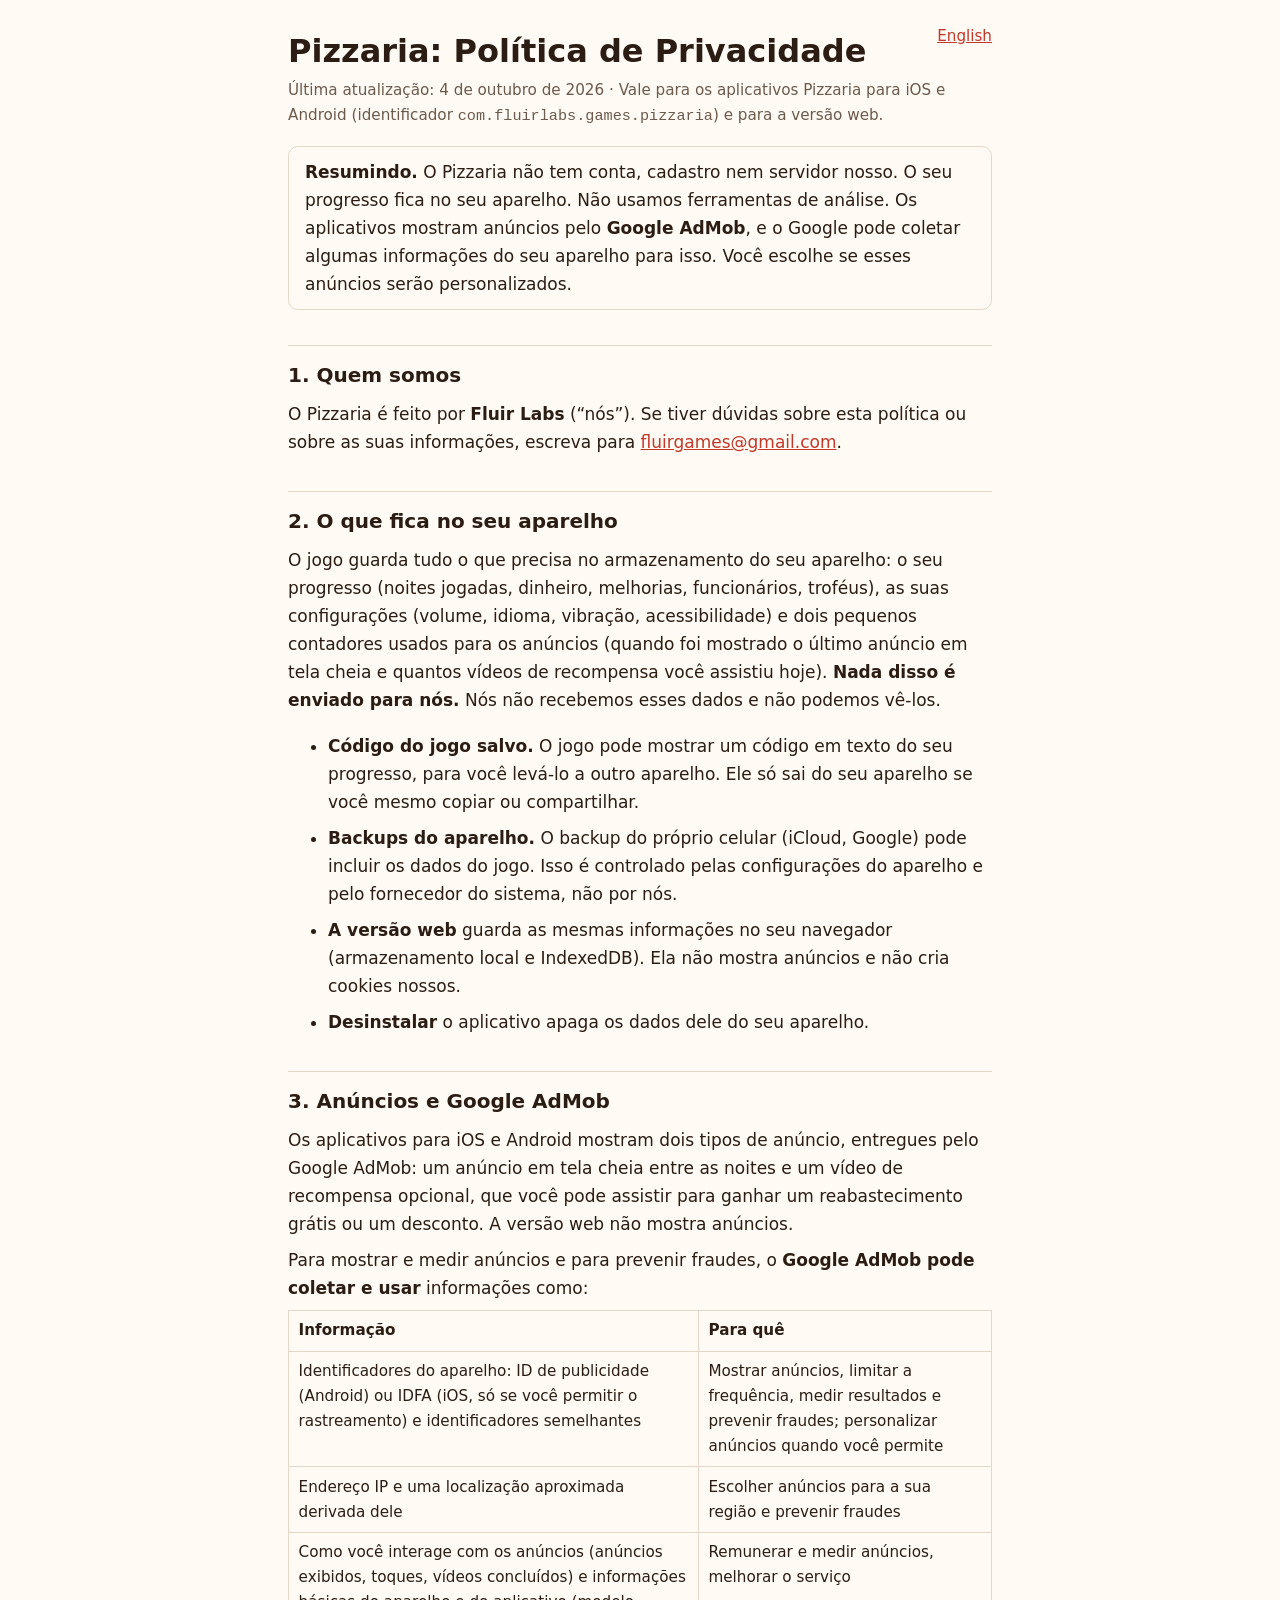
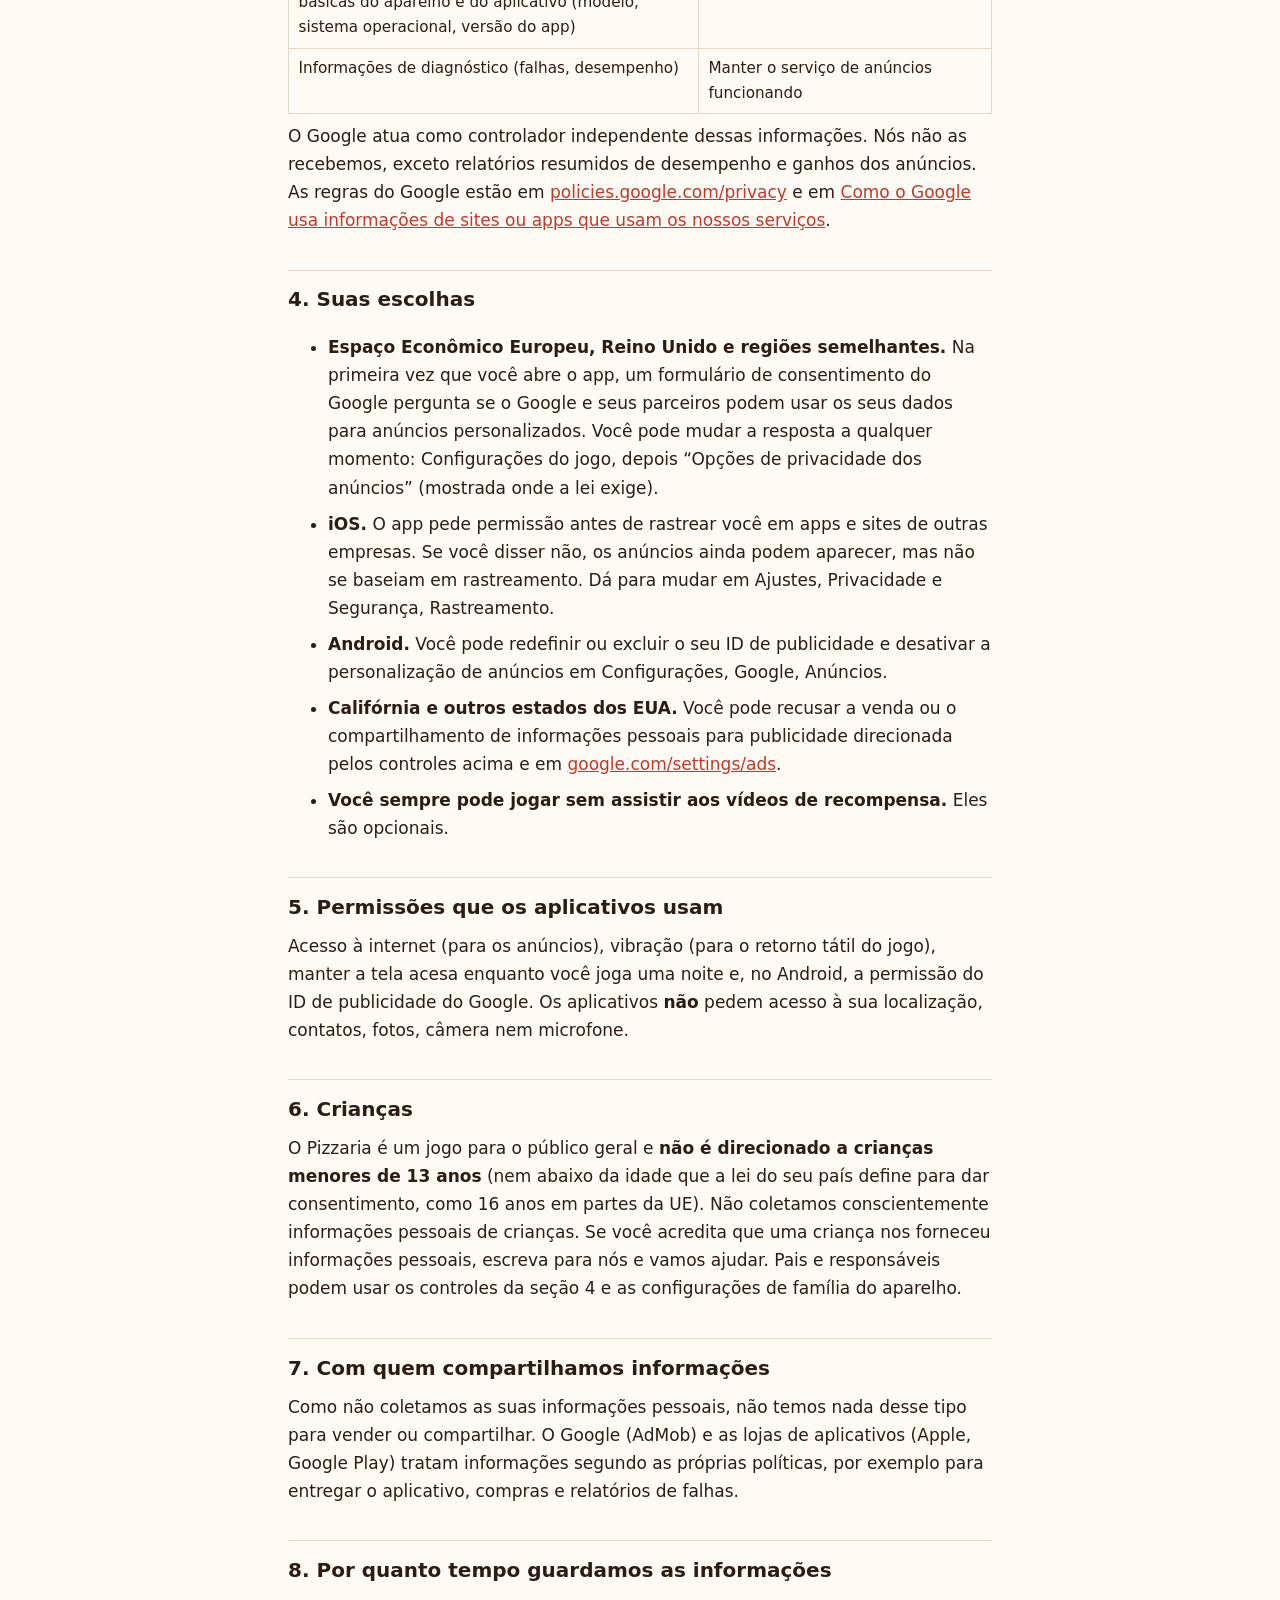
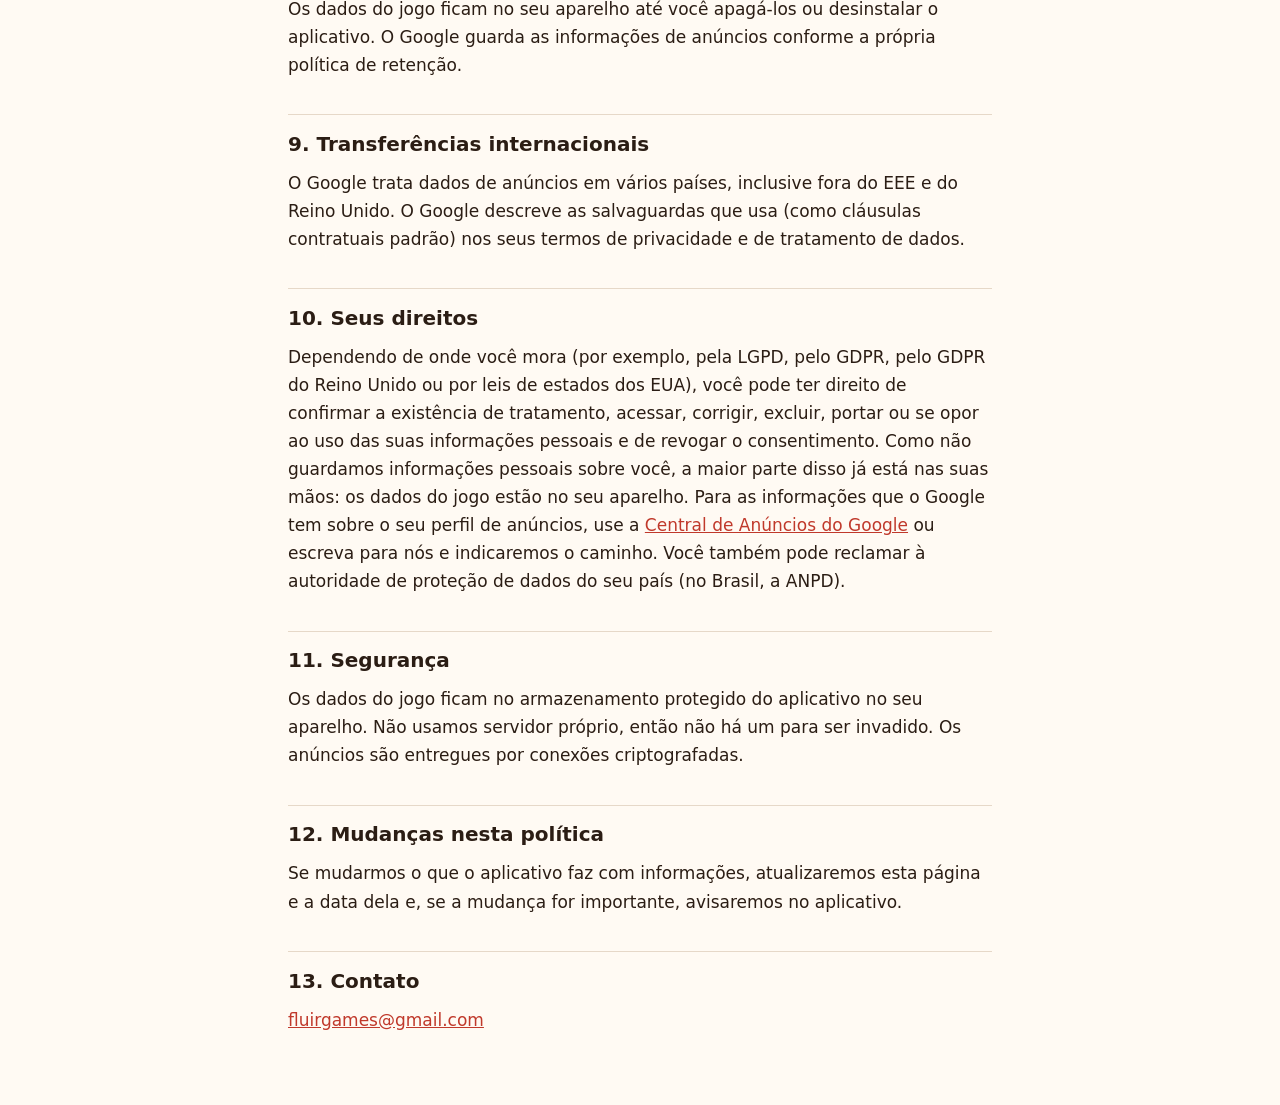
<file: privacy/pizzaria/pt-BR/index.html>
<!doctype html>
<html lang="pt-BR">
<head>
<meta charset="utf-8">
<meta name="viewport" content="width=device-width, initial-scale=1">
<title>Pizzaria: Política de Privacidade</title>
<meta name="description" content="Como o jogo Pizzaria trata as suas informações.">
<link rel="stylesheet" href="../../../style.css">
</head>
<body>
<main>
<a class="lang" href="../" hreflang="en" lang="en">English</a>
<h1>Pizzaria: Política de Privacidade</h1>
<p class="meta">Última atualização: 4 de outubro de 2026 · Vale para os aplicativos Pizzaria para iOS e Android (identificador <code>com.fluirlabs.games.pizzaria</code>) e para a versão web.</p>

<div class="box">
<p><strong>Resumindo.</strong> O Pizzaria não tem conta, cadastro nem servidor nosso. O seu progresso fica no seu aparelho. Não usamos ferramentas de análise. Os aplicativos mostram anúncios pelo <strong>Google AdMob</strong>, e o Google pode coletar algumas informações do seu aparelho para isso. Você escolhe se esses anúncios serão personalizados.</p>
</div>

<h2>1. Quem somos</h2>
<p>O Pizzaria é feito por <strong>Fluir Labs</strong> (“nós”). Se tiver dúvidas sobre esta política ou sobre as suas informações, escreva para <a href="mailto:fluirgames@gmail.com">fluirgames@gmail.com</a>.</p>

<h2>2. O que fica no seu aparelho</h2>
<p>O jogo guarda tudo o que precisa no armazenamento do seu aparelho: o seu progresso (noites jogadas, dinheiro, melhorias, funcionários, troféus), as suas configurações (volume, idioma, vibração, acessibilidade) e dois pequenos contadores usados para os anúncios (quando foi mostrado o último anúncio em tela cheia e quantos vídeos de recompensa você assistiu hoje). <strong>Nada disso é enviado para nós.</strong> Nós não recebemos esses dados e não podemos vê-los.</p>
<ul>
<li><strong>Código do jogo salvo.</strong> O jogo pode mostrar um código em texto do seu progresso, para você levá-lo a outro aparelho. Ele só sai do seu aparelho se você mesmo copiar ou compartilhar.</li>
<li><strong>Backups do aparelho.</strong> O backup do próprio celular (iCloud, Google) pode incluir os dados do jogo. Isso é controlado pelas configurações do aparelho e pelo fornecedor do sistema, não por nós.</li>
<li><strong>A versão web</strong> guarda as mesmas informações no seu navegador (armazenamento local e IndexedDB). Ela não mostra anúncios e não cria cookies nossos.</li>
<li><strong>Desinstalar</strong> o aplicativo apaga os dados dele do seu aparelho.</li>
</ul>

<h2>3. Anúncios e Google AdMob</h2>
<p>Os aplicativos para iOS e Android mostram dois tipos de anúncio, entregues pelo Google AdMob: um anúncio em tela cheia entre as noites e um vídeo de recompensa opcional, que você pode assistir para ganhar um reabastecimento grátis ou um desconto. A versão web não mostra anúncios.</p>
<p>Para mostrar e medir anúncios e para prevenir fraudes, o <strong>Google AdMob pode coletar e usar</strong> informações como:</p>
<table>
<tr><th>Informação</th><th>Para quê</th></tr>
<tr><td>Identificadores do aparelho: ID de publicidade (Android) ou IDFA (iOS, só se você permitir o rastreamento) e identificadores semelhantes</td><td>Mostrar anúncios, limitar a frequência, medir resultados e prevenir fraudes; personalizar anúncios quando você permite</td></tr>
<tr><td>Endereço IP e uma localização aproximada derivada dele</td><td>Escolher anúncios para a sua região e prevenir fraudes</td></tr>
<tr><td>Como você interage com os anúncios (anúncios exibidos, toques, vídeos concluídos) e informações básicas do aparelho e do aplicativo (modelo, sistema operacional, versão do app)</td><td>Remunerar e medir anúncios, melhorar o serviço</td></tr>
<tr><td>Informações de diagnóstico (falhas, desempenho)</td><td>Manter o serviço de anúncios funcionando</td></tr>
</table>
<p>O Google atua como controlador independente dessas informações. Nós não as recebemos, exceto relatórios resumidos de desempenho e ganhos dos anúncios. As regras do Google estão em <a href="https://policies.google.com/privacy?hl=pt-BR">policies.google.com/privacy</a> e em <a href="https://policies.google.com/technologies/partner-sites?hl=pt-BR">Como o Google usa informações de sites ou apps que usam os nossos serviços</a>.</p>

<h2>4. Suas escolhas</h2>
<ul>
<li><strong>Espaço Econômico Europeu, Reino Unido e regiões semelhantes.</strong> Na primeira vez que você abre o app, um formulário de consentimento do Google pergunta se o Google e seus parceiros podem usar os seus dados para anúncios personalizados. Você pode mudar a resposta a qualquer momento: Configurações do jogo, depois “Opções de privacidade dos anúncios” (mostrada onde a lei exige).</li>
<li><strong>iOS.</strong> O app pede permissão antes de rastrear você em apps e sites de outras empresas. Se você disser não, os anúncios ainda podem aparecer, mas não se baseiam em rastreamento. Dá para mudar em Ajustes, Privacidade e Segurança, Rastreamento.</li>
<li><strong>Android.</strong> Você pode redefinir ou excluir o seu ID de publicidade e desativar a personalização de anúncios em Configurações, Google, Anúncios.</li>
<li><strong>Califórnia e outros estados dos EUA.</strong> Você pode recusar a venda ou o compartilhamento de informações pessoais para publicidade direcionada pelos controles acima e em <a href="https://www.google.com/settings/ads">google.com/settings/ads</a>.</li>
<li><strong>Você sempre pode jogar sem assistir aos vídeos de recompensa.</strong> Eles são opcionais.</li>
</ul>

<h2>5. Permissões que os aplicativos usam</h2>
<p>Acesso à internet (para os anúncios), vibração (para o retorno tátil do jogo), manter a tela acesa enquanto você joga uma noite e, no Android, a permissão do ID de publicidade do Google. Os aplicativos <strong>não</strong> pedem acesso à sua localização, contatos, fotos, câmera nem microfone.</p>

<h2>6. Crianças</h2>
<p>O Pizzaria é um jogo para o público geral e <strong>não é direcionado a crianças menores de 13 anos</strong> (nem abaixo da idade que a lei do seu país define para dar consentimento, como 16 anos em partes da UE). Não coletamos conscientemente informações pessoais de crianças. Se você acredita que uma criança nos forneceu informações pessoais, escreva para nós e vamos ajudar. Pais e responsáveis podem usar os controles da seção 4 e as configurações de família do aparelho.</p>

<h2>7. Com quem compartilhamos informações</h2>
<p>Como não coletamos as suas informações pessoais, não temos nada desse tipo para vender ou compartilhar. O Google (AdMob) e as lojas de aplicativos (Apple, Google Play) tratam informações segundo as próprias políticas, por exemplo para entregar o aplicativo, compras e relatórios de falhas.</p>

<h2>8. Por quanto tempo guardamos as informações</h2>
<p>Os dados do jogo ficam no seu aparelho até você apagá-los ou desinstalar o aplicativo. O Google guarda as informações de anúncios conforme a própria política de retenção.</p>

<h2>9. Transferências internacionais</h2>
<p>O Google trata dados de anúncios em vários países, inclusive fora do EEE e do Reino Unido. O Google descreve as salvaguardas que usa (como cláusulas contratuais padrão) nos seus termos de privacidade e de tratamento de dados.</p>

<h2>10. Seus direitos</h2>
<p>Dependendo de onde você mora (por exemplo, pela LGPD, pelo GDPR, pelo GDPR do Reino Unido ou por leis de estados dos EUA), você pode ter direito de confirmar a existência de tratamento, acessar, corrigir, excluir, portar ou se opor ao uso das suas informações pessoais e de revogar o consentimento. Como não guardamos informações pessoais sobre você, a maior parte disso já está nas suas mãos: os dados do jogo estão no seu aparelho. Para as informações que o Google tem sobre o seu perfil de anúncios, use a <a href="https://myadcenter.google.com">Central de Anúncios do Google</a> ou escreva para nós e indicaremos o caminho. Você também pode reclamar à autoridade de proteção de dados do seu país (no Brasil, a ANPD).</p>

<h2>11. Segurança</h2>
<p>Os dados do jogo ficam no armazenamento protegido do aplicativo no seu aparelho. Não usamos servidor próprio, então não há um para ser invadido. Os anúncios são entregues por conexões criptografadas.</p>

<h2>12. Mudanças nesta política</h2>
<p>Se mudarmos o que o aplicativo faz com informações, atualizaremos esta página e a data dela e, se a mudança for importante, avisaremos no aplicativo.</p>

<h2>13. Contato</h2>
<p><a href="mailto:fluirgames@gmail.com">fluirgames@gmail.com</a></p>
</main>
</body>
</html>
</file>
<file: style.css>
/* A plain page on purpose: no scripts, no fonts or images from elsewhere, nothing that tracks. */
:root { color-scheme: light dark; --bg: #fffaf3; --fg: #2b1d14; --muted: #6b5a4d; --line: #e6d8c8; --accent: #c0392b; }
@media (prefers-color-scheme: dark) { :root { --bg: #1b1f3a; --fg: #f4ecdf; --muted: #b9b3c9; --line: #3a3f63; --accent: #f5a35c; } }
* { box-sizing: border-box; }
body { margin: 0; background: var(--bg); color: var(--fg); font: 17px/1.65 system-ui, -apple-system, "Segoe UI", Roboto, sans-serif; }
main { max-width: 46rem; margin: 0 auto; padding: 1.5rem 1rem 4rem; }
h1 { font-size: 2rem; line-height: 1.2; margin: .5rem 0 .25rem; }
h2 { font-size: 1.25rem; margin: 2.2rem 0 .4rem; padding-top: .8rem; border-top: 1px solid var(--line); }
p, li { margin: .5rem 0; }
a { color: var(--accent); }
.lang { float: right; font-size: .95rem; }
.meta { color: var(--muted); font-size: .95rem; }
.box { border: 1px solid var(--line); border-radius: .6rem; padding: .2rem 1rem; margin: 1rem 0; }
table { border-collapse: collapse; width: 100%; font-size: .95rem; }
th, td { border: 1px solid var(--line); padding: .45rem .6rem; text-align: left; vertical-align: top; }
</file>
